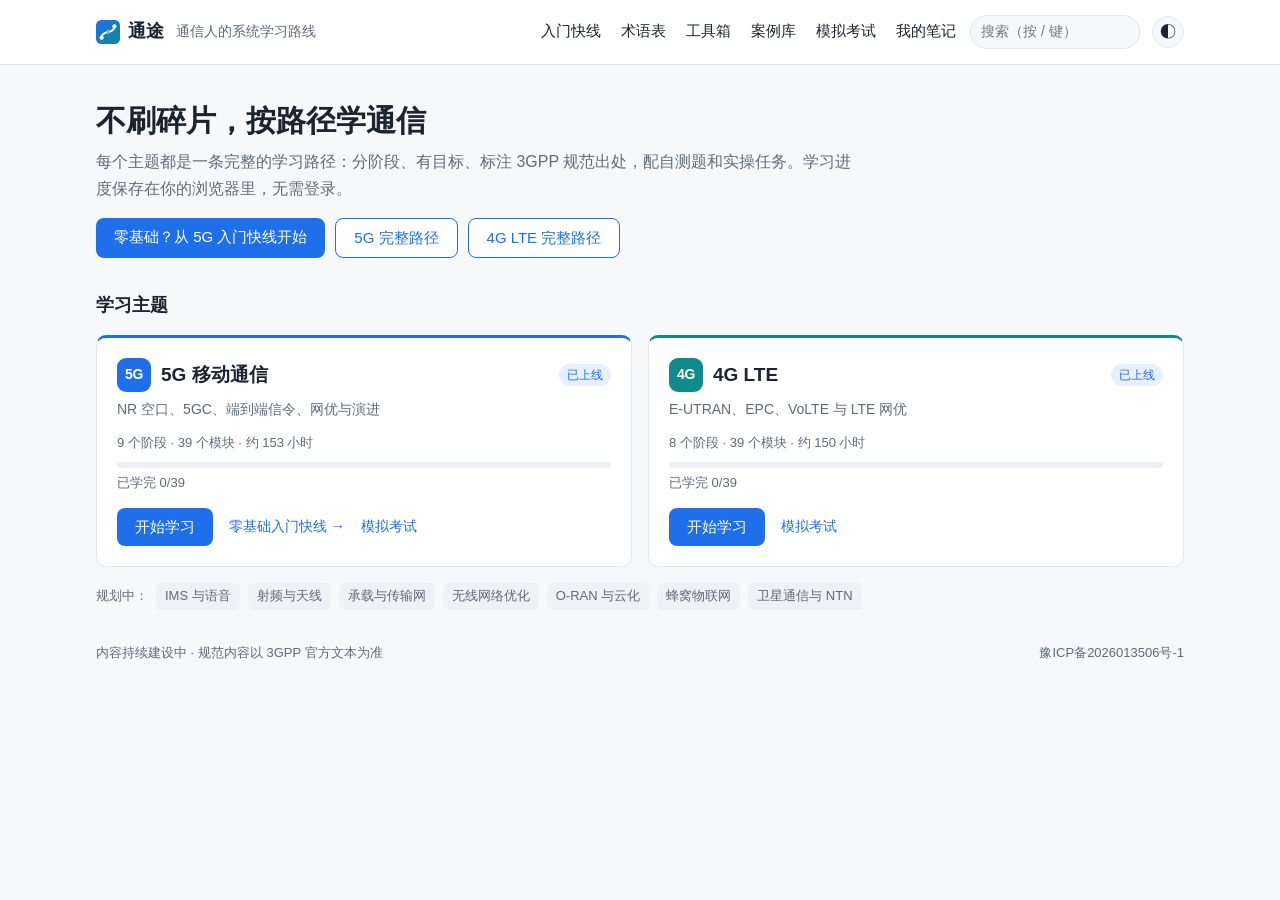
<file: index.html>
<!doctype html>
<html lang="zh-CN">
<head>
  <meta charset="utf-8">
  <meta name="viewport" content="width=device-width, initial-scale=1">
  <title>通途 · 通信人的系统学习路线</title>
  <link rel="canonical" href="https://learn.promptso.top/">
  <meta name="description" content="通途：面向移动通信从业者的系统学习路线，分阶段学习 5G，标注 3GPP 规范出处，配自测题、模拟考试和计算工具">
  <link rel="icon" href="favicon.svg" type="image/svg+xml">
  <link rel="alternate icon" href="favicon.ico">
  <link rel="apple-touch-icon" href="apple-touch-icon.png">
  <script src="assets/theme.js?v=af66ed3b"></script>
  <link rel="stylesheet" href="assets/style.css?v=56981d07">
</head>
<body>
  <header class="site-header">
    <div class="wrap">
      <a class="brand" href="index.html"><img class="brand-logo" src="favicon.svg" alt="" width="24" height="24">通途</a>
      <span class="tagline">通信人的系统学习路线</span>
      <nav class="site-nav"><a href="quickstart.html?t=5g">入门快线</a><a href="glossary.html">术语表</a><a href="tools.html">工具箱</a><a href="cases.html">案例库</a><a href="exam.html">模拟考试</a><a href="notes.html">我的笔记</a></nav>
      <form class="site-search" role="search" action="search.html"><input type="search" name="q" placeholder="搜索（按 / 键）" aria-label="站内搜索"></form>
    </div>
  </header>

  <main class="wrap">
    <section class="hero">
      <h1>不刷碎片，按路径学通信</h1>
      <p>每个主题都是一条完整的学习路径：分阶段、有目标、标注 3GPP 规范出处，配自测题和实操任务。学习进度保存在你的浏览器里，无需登录。</p>
      <div class="hero-actions">
        <a class="btn" href="quickstart.html?t=5g">零基础？从 5G 入门快线开始</a>
        <a class="btn btn-ghost" href="pathway.html?t=5g">5G 完整路径</a>
        <a class="btn btn-ghost" href="pathway.html?t=lte">4G LTE 完整路径</a>
      </div>
    </section>

    <section class="continue-card" id="continue-card" hidden></section>
    <section class="home-stats" id="home-stats" hidden></section>
    <section class="review-today" id="review-today" hidden></section>

    <section>
      <h2 class="section-title">学习主题</h2>
      <div id="topics" class="topic-grid"></div>
      <p id="topics-planned" class="topics-planned"></p>
    </section>
  </main>

  <footer class="site-footer wrap"><span>内容持续建设中 · 规范内容以 3GPP 官方文本为准</span><span class="icp"><a href="https://beian.miit.gov.cn/" target="_blank" rel="noopener">豫ICP备2026013506号-1</a></span></footer>

  <script src="data/topics.js?v=643ba428"></script>
  <script src="data/pathways/5g.js?v=92f9e8de"></script>
  <script src="data/pathways/lte.js?v=4cc7187c"></script>
  <script src="assets/review.js?v=e19c0d16"></script>
  <script src="assets/roadmap.js?v=b951e041"></script>
  <script src="assets/stats.js?v=434df151"></script>
  <script src="assets/app.js?v=2cc26d46"></script>
  <script>App.renderHome();</script>
  <script src="assets/site-search.js?v=014b8ae6"></script>
  <script src="assets/mirror-notice.js?v=f35e89a8"></script>
</body>
</html>
</file>
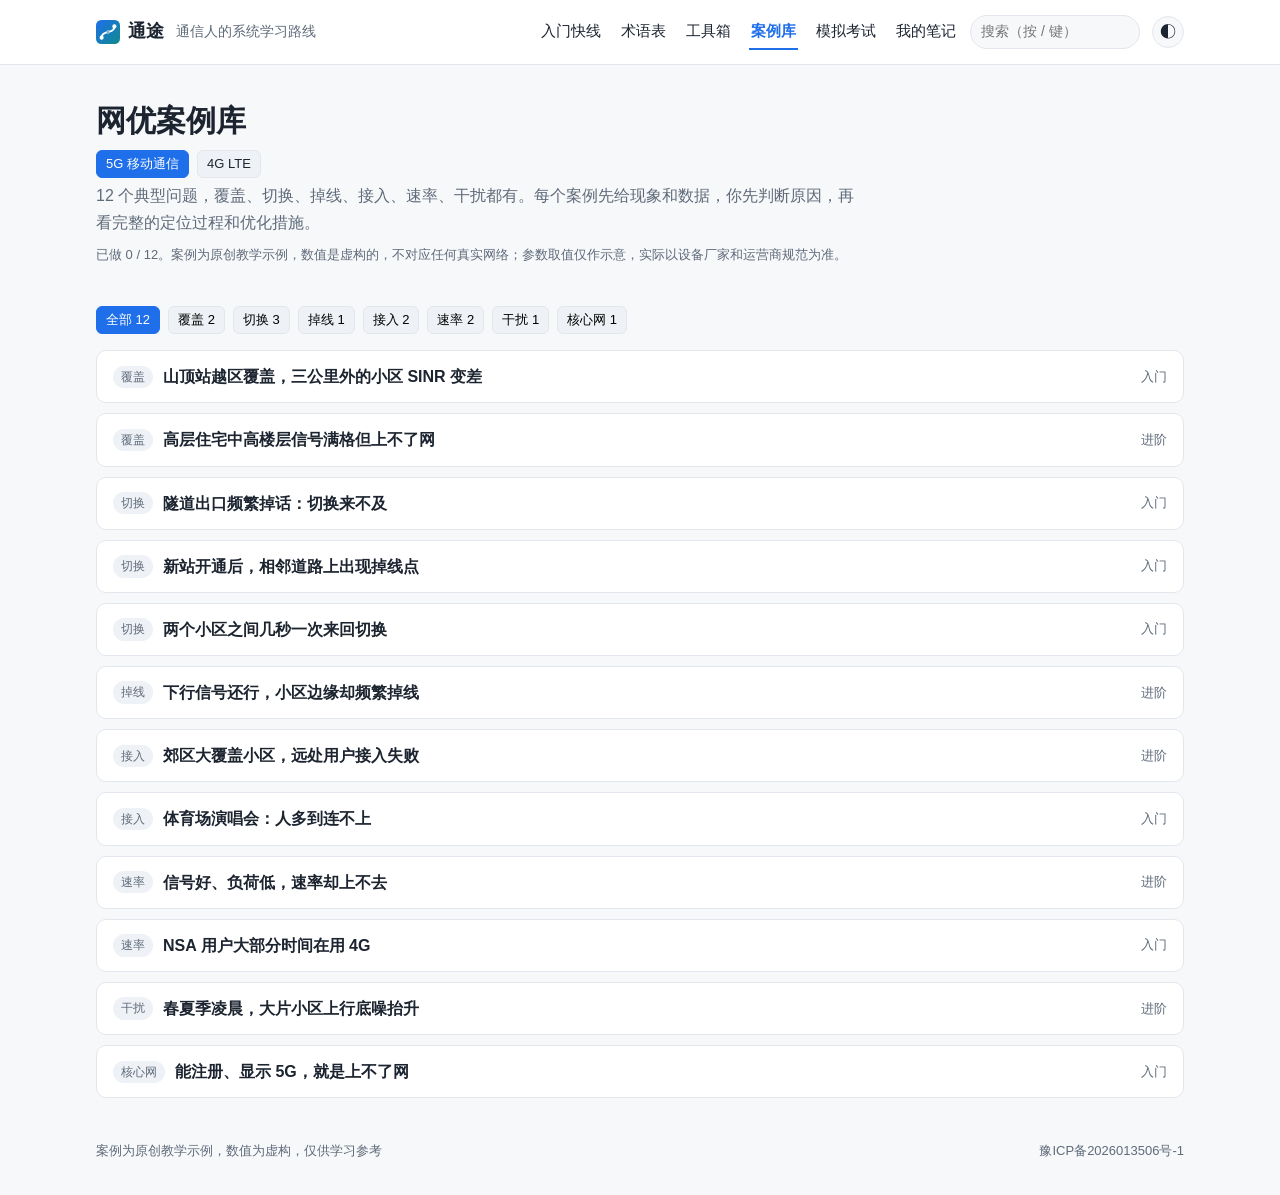
<file: cases.html>
<!doctype html>
<html lang="zh-CN">
<head>
  <meta charset="utf-8">
  <meta name="viewport" content="width=device-width, initial-scale=1">
  <title>网优案例库 · 通途</title>
  <link rel="canonical" href="https://learn.promptso.top/cases.html">
  <meta name="description" content="5G 网络优化典型案例：覆盖、切换、掉线、接入、速率、干扰、核心网问题，先判断原因再看定位过程和优化措施">
  <link rel="icon" href="favicon.svg" type="image/svg+xml">
  <link rel="alternate icon" href="favicon.ico">
  <link rel="apple-touch-icon" href="apple-touch-icon.png">
  <script src="assets/theme.js?v=af66ed3b"></script>
  <link rel="stylesheet" href="assets/style.css?v=56981d07">
</head>
<body>
  <header class="site-header">
    <div class="wrap">
      <a class="brand" href="index.html"><img class="brand-logo" src="favicon.svg" alt="" width="24" height="24">通途</a>
      <span class="tagline">通信人的系统学习路线</span>
      <nav class="site-nav"><a href="quickstart.html?t=5g">入门快线</a><a href="glossary.html">术语表</a><a href="tools.html">工具箱</a><a href="cases.html">案例库</a><a href="exam.html">模拟考试</a><a href="notes.html">我的笔记</a></nav>
      <form class="site-search" role="search" action="search.html"><input type="search" name="q" placeholder="搜索（按 / 键）" aria-label="站内搜索"></form>
    </div>
  </header>

  <main class="wrap" id="cases"></main>

  <footer class="site-footer wrap"><span>案例为原创教学示例，数值为虚构，仅供学习参考</span><span class="icp"><a href="https://beian.miit.gov.cn/" target="_blank" rel="noopener">豫ICP备2026013506号-1</a></span></footer>

  <script src="assets/calc.js?v=b40b6884"></script>
  <script src="data/cases/5g.js?v=9797ccb3"></script>
  <script src="data/cases/lte.js?v=f2c2b466"></script>
  <script src="data/topics.js?v=643ba428"></script>
  <script src="assets/topic-switch.js?v=ef28953a"></script>
  <script src="assets/cases.js?v=f4af9edc"></script>
  <script>CaseLib.renderPage("5g");</script>
  <script src="assets/site-search.js?v=014b8ae6"></script>
  <script src="assets/mirror-notice.js?v=f35e89a8"></script>
</body>
</html>
</file>
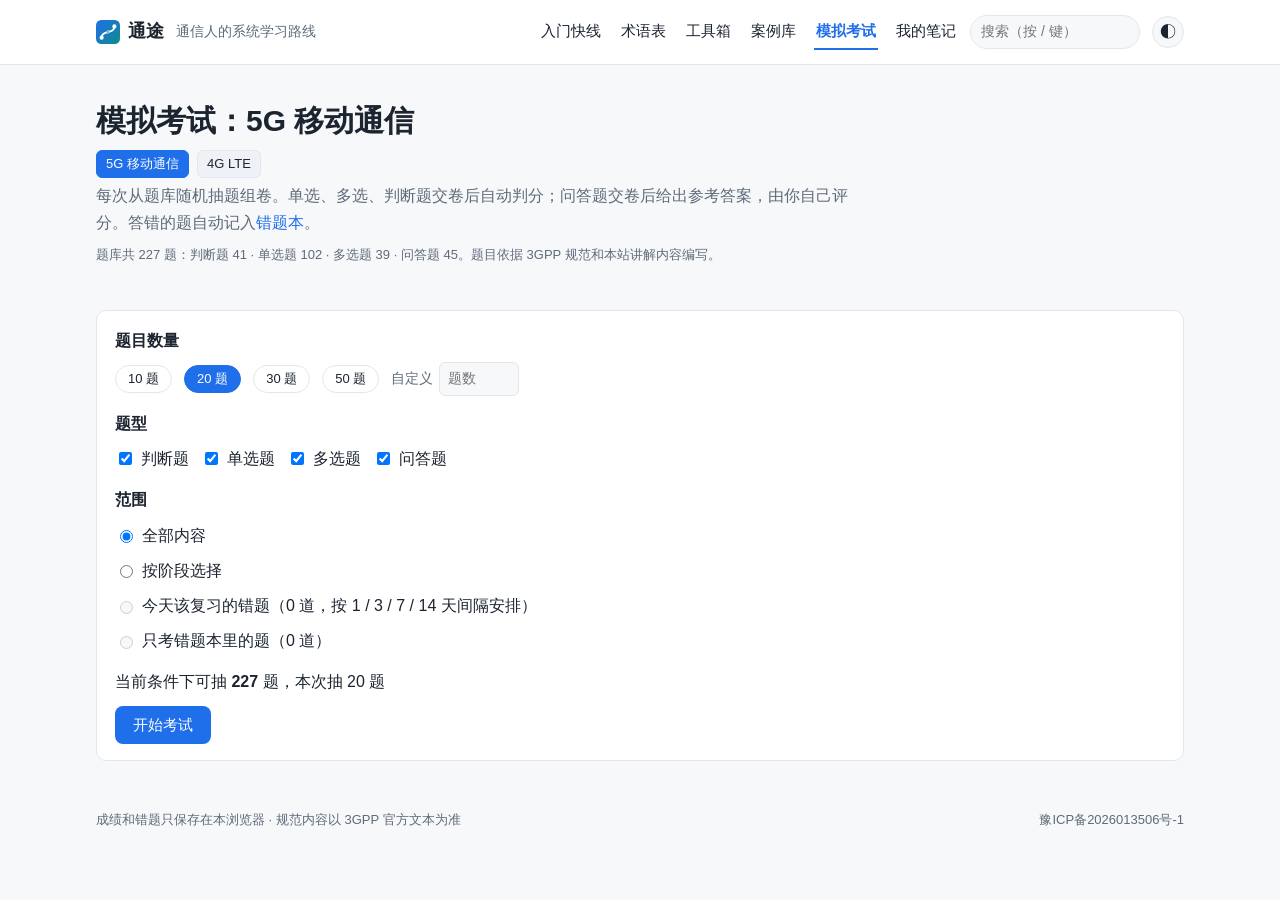
<file: exam.html>
<!doctype html>
<html lang="zh-CN">
<head>
  <meta charset="utf-8">
  <meta name="viewport" content="width=device-width, initial-scale=1">
  <title>模拟考试 · 通途</title>
  <link rel="canonical" href="https://learn.promptso.top/exam.html">
  <meta name="description" content="5G 模拟考试：随机抽题，单选、多选、判断、问答，答错自动进错题本">
  <link rel="icon" href="favicon.svg" type="image/svg+xml">
  <link rel="alternate icon" href="favicon.ico">
  <link rel="apple-touch-icon" href="apple-touch-icon.png">
  <script src="assets/theme.js?v=af66ed3b"></script>
  <link rel="stylesheet" href="assets/style.css?v=56981d07">
</head>
<body>
  <header class="site-header">
    <div class="wrap">
      <a class="brand" href="index.html"><img class="brand-logo" src="favicon.svg" alt="" width="24" height="24">通途</a>
      <span class="tagline">通信人的系统学习路线</span>
      <nav class="site-nav"><a href="quickstart.html?t=5g">入门快线</a><a href="glossary.html">术语表</a><a href="tools.html">工具箱</a><a href="cases.html">案例库</a><a href="exam.html">模拟考试</a><a href="notes.html">我的笔记</a></nav>
      <form class="site-search" role="search" action="search.html"><input type="search" name="q" placeholder="搜索（按 / 键）" aria-label="站内搜索"></form>
    </div>
  </header>

  <main class="wrap" id="exam"></main>

  <footer class="site-footer wrap"><span>成绩和错题只保存在本浏览器 · 规范内容以 3GPP 官方文本为准</span><span class="icp"><a href="https://beian.miit.gov.cn/" target="_blank" rel="noopener">豫ICP备2026013506号-1</a></span></footer>

  <script src="data/pathways/5g.js?v=92f9e8de"></script>
  <script src="data/pathways/lte.js?v=4cc7187c"></script>
  <script src="data/quickstart/5g.js?v=1e250158"></script>
  <script src="data/exam/5g.js?v=a188433f"></script>
  <script src="data/exam/lte.js?v=781950e4"></script>
  <script src="data/topics.js?v=643ba428"></script>
  <script src="assets/topic-switch.js?v=ef28953a"></script>
  <script src="assets/review.js?v=e19c0d16"></script>
  <script src="assets/exam.js?v=8c0e91e8"></script>
  <script src="assets/exam-page.js?v=f9249329"></script>
  <script>ExamPage.render();</script>
  <script src="assets/site-search.js?v=014b8ae6"></script>
  <script src="assets/mirror-notice.js?v=f35e89a8"></script>
</body>
</html>
</file>
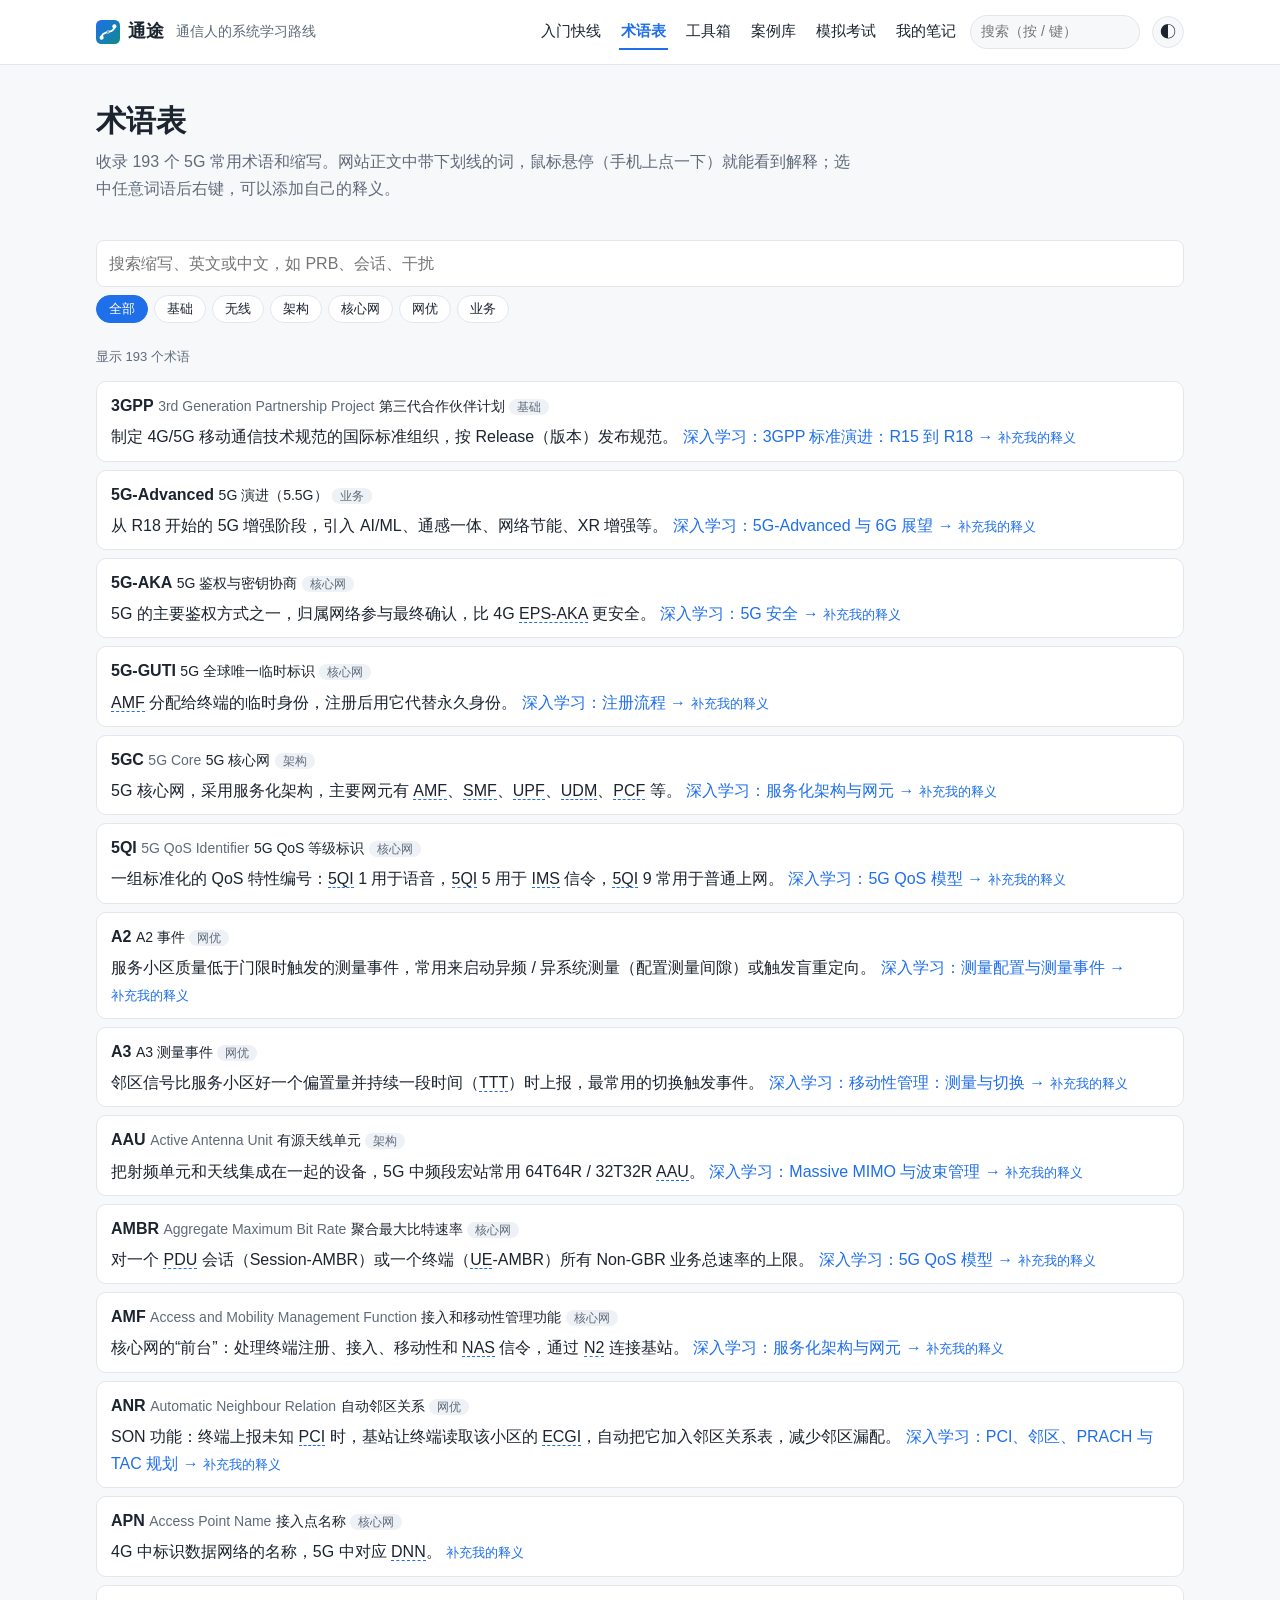
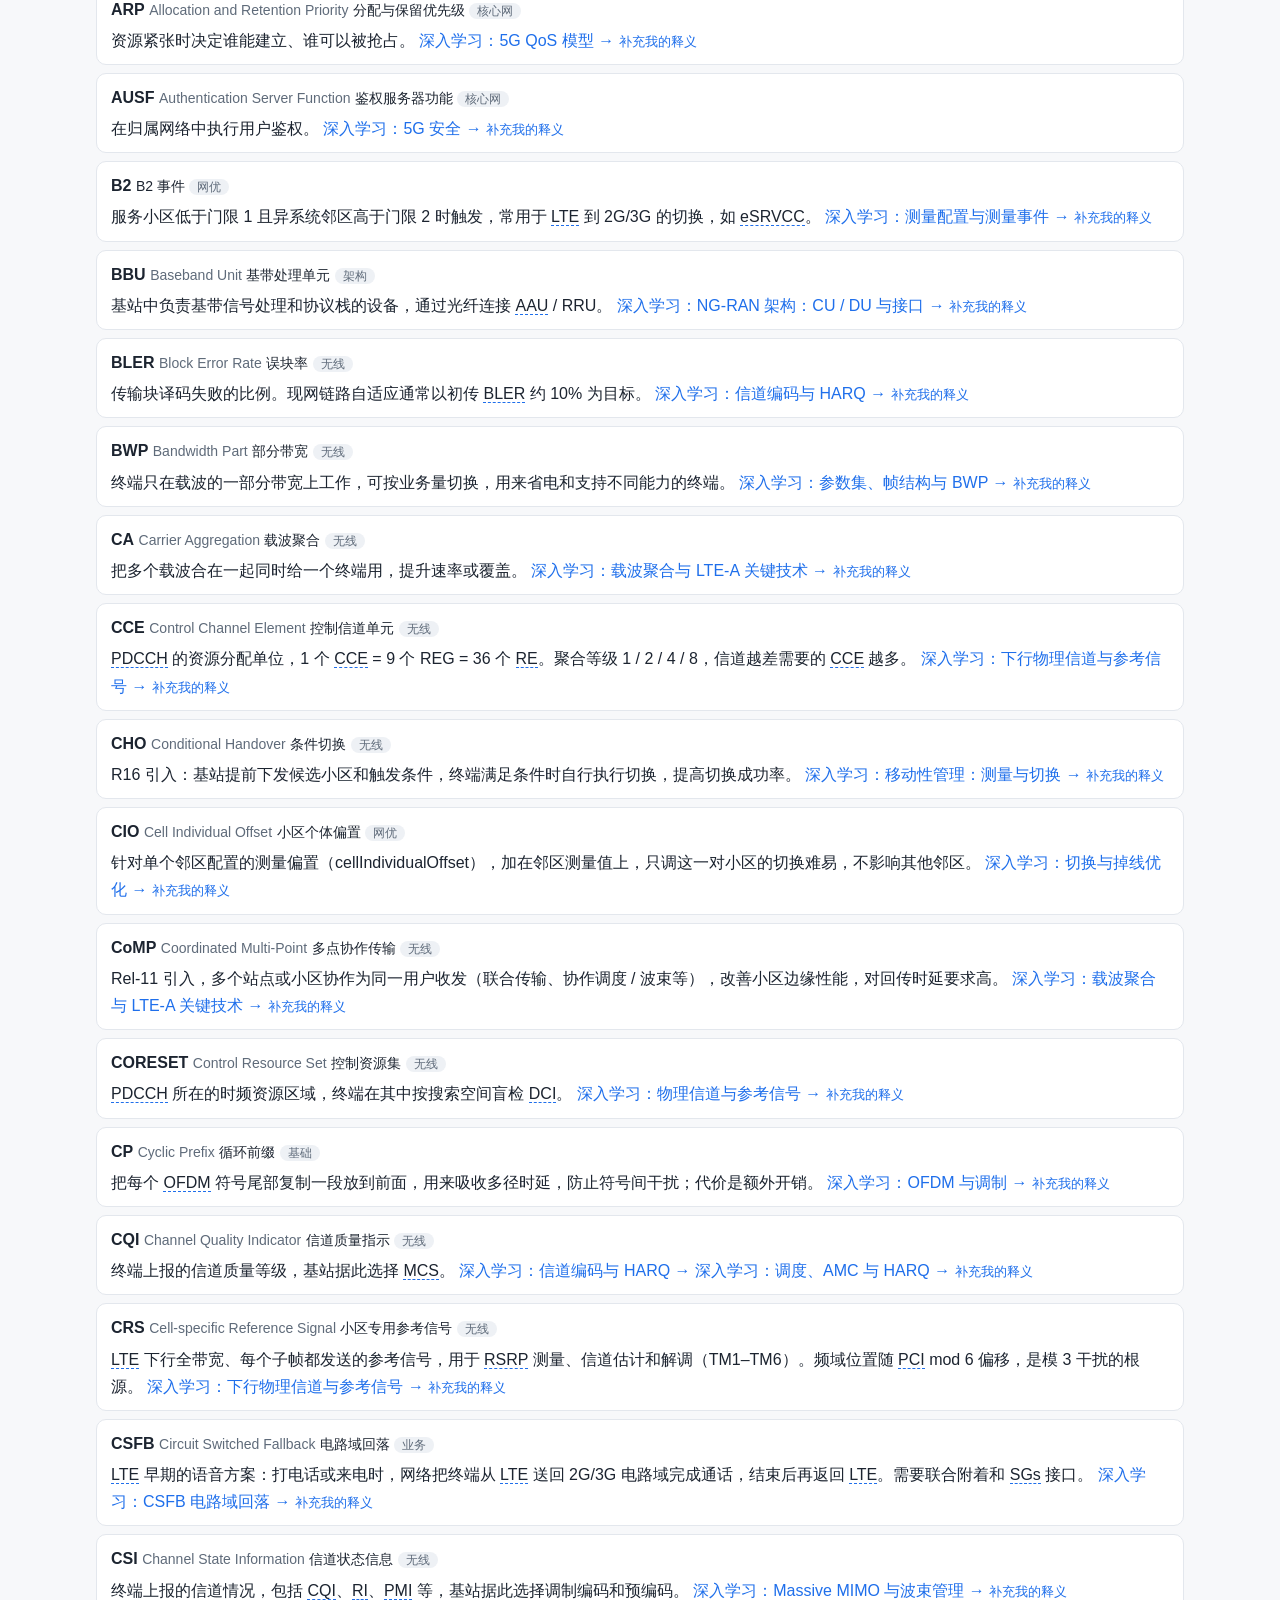
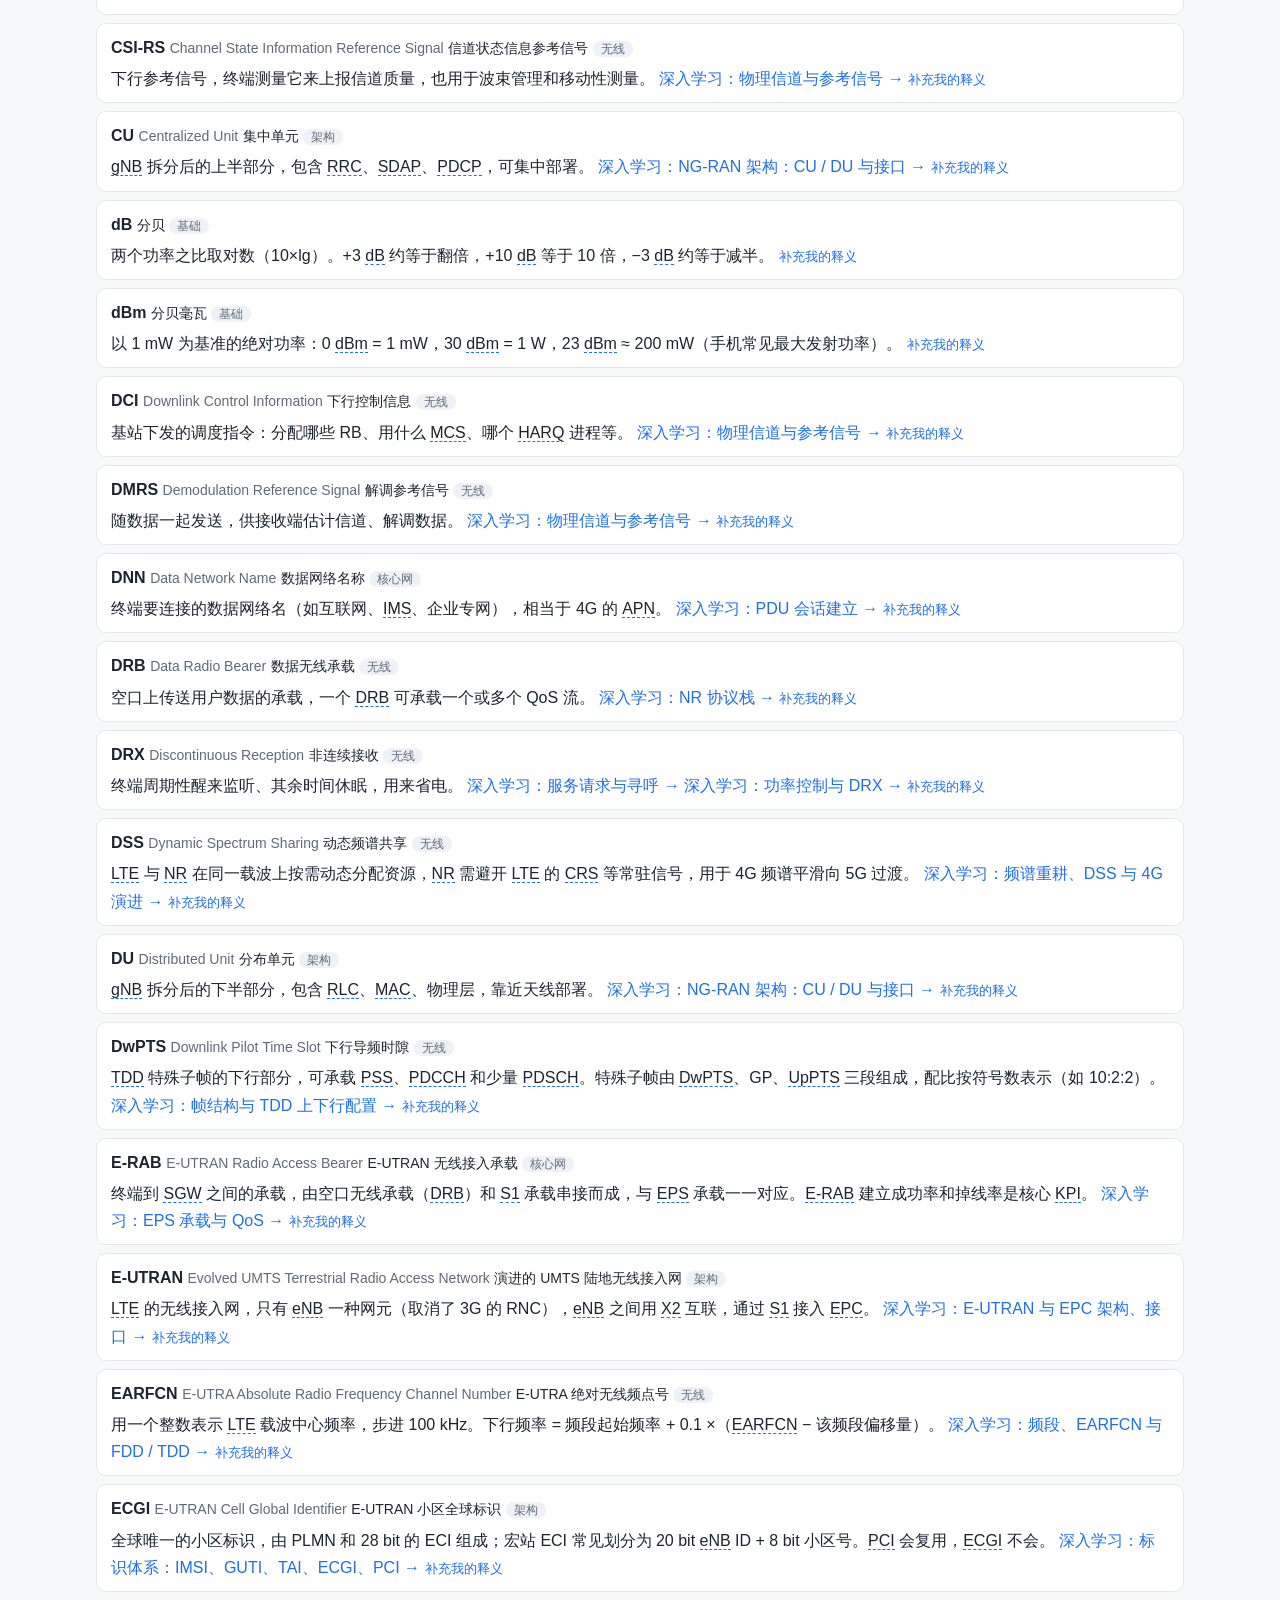
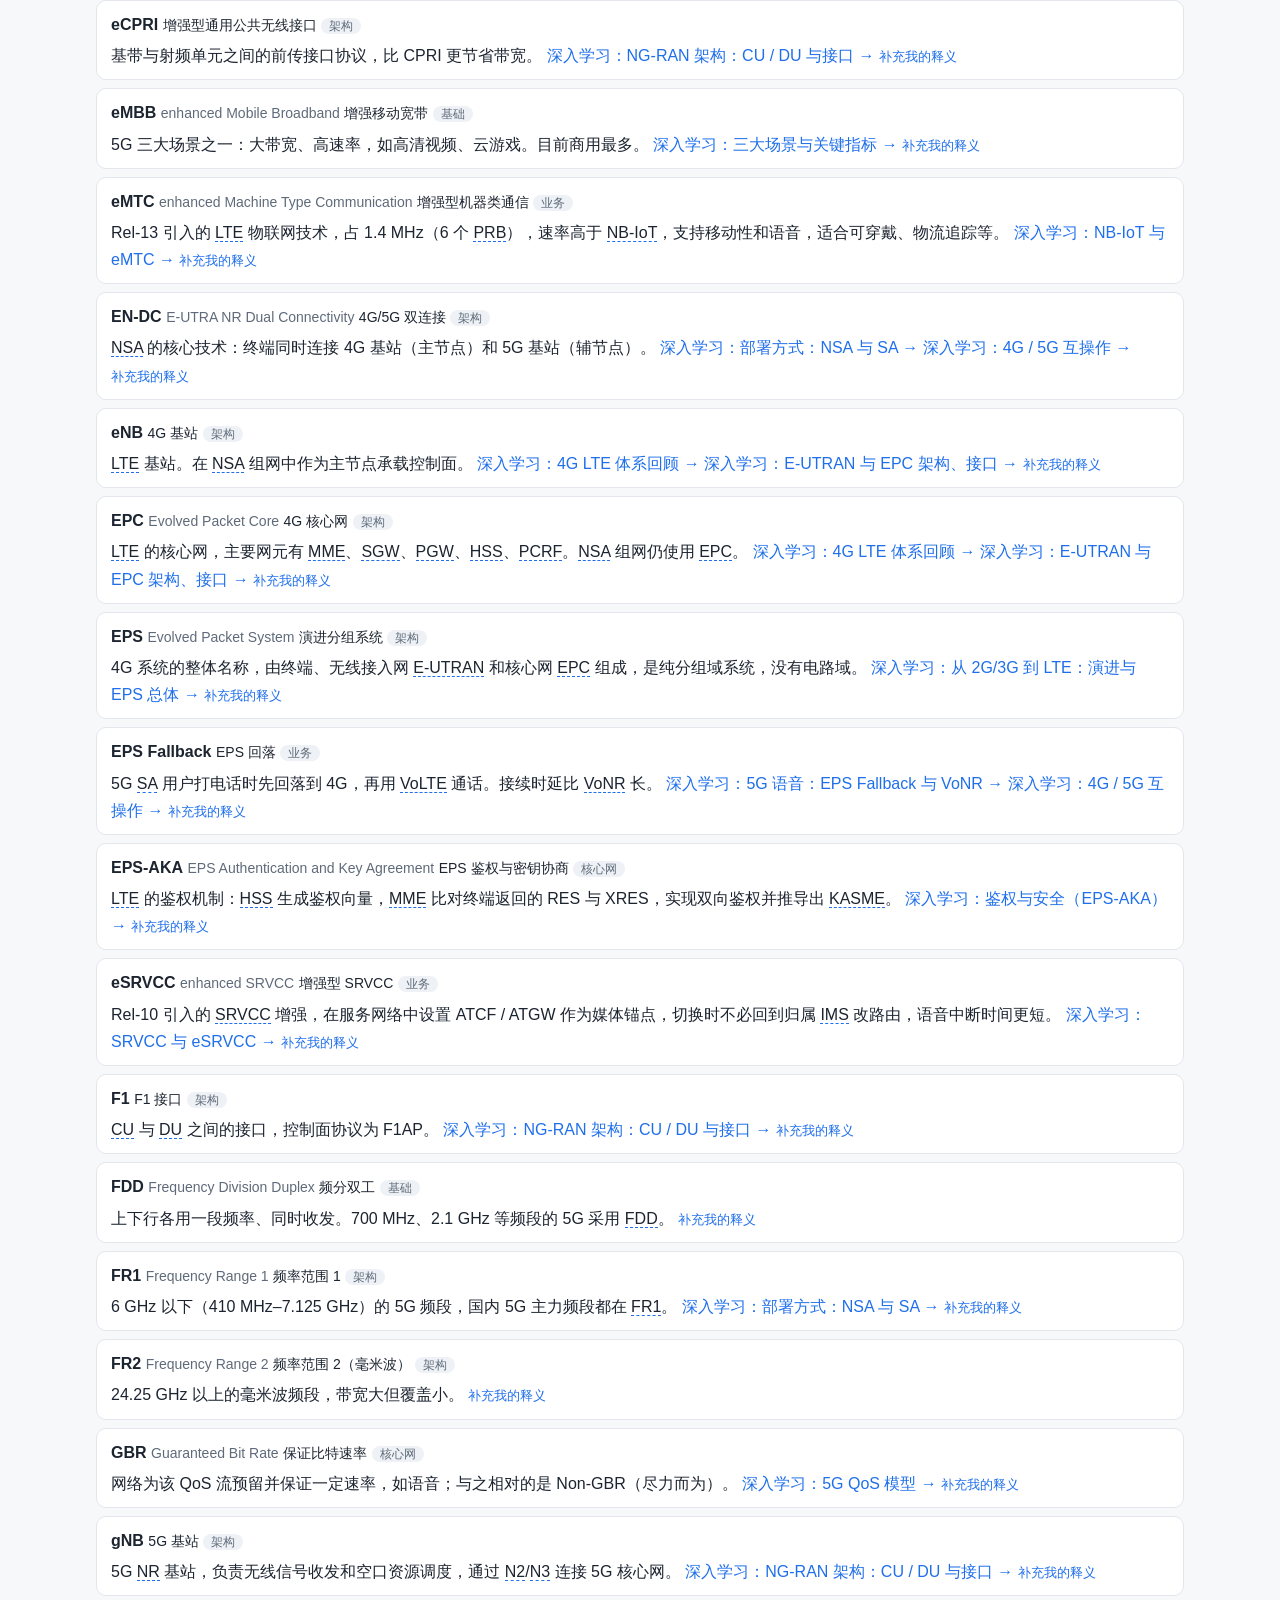
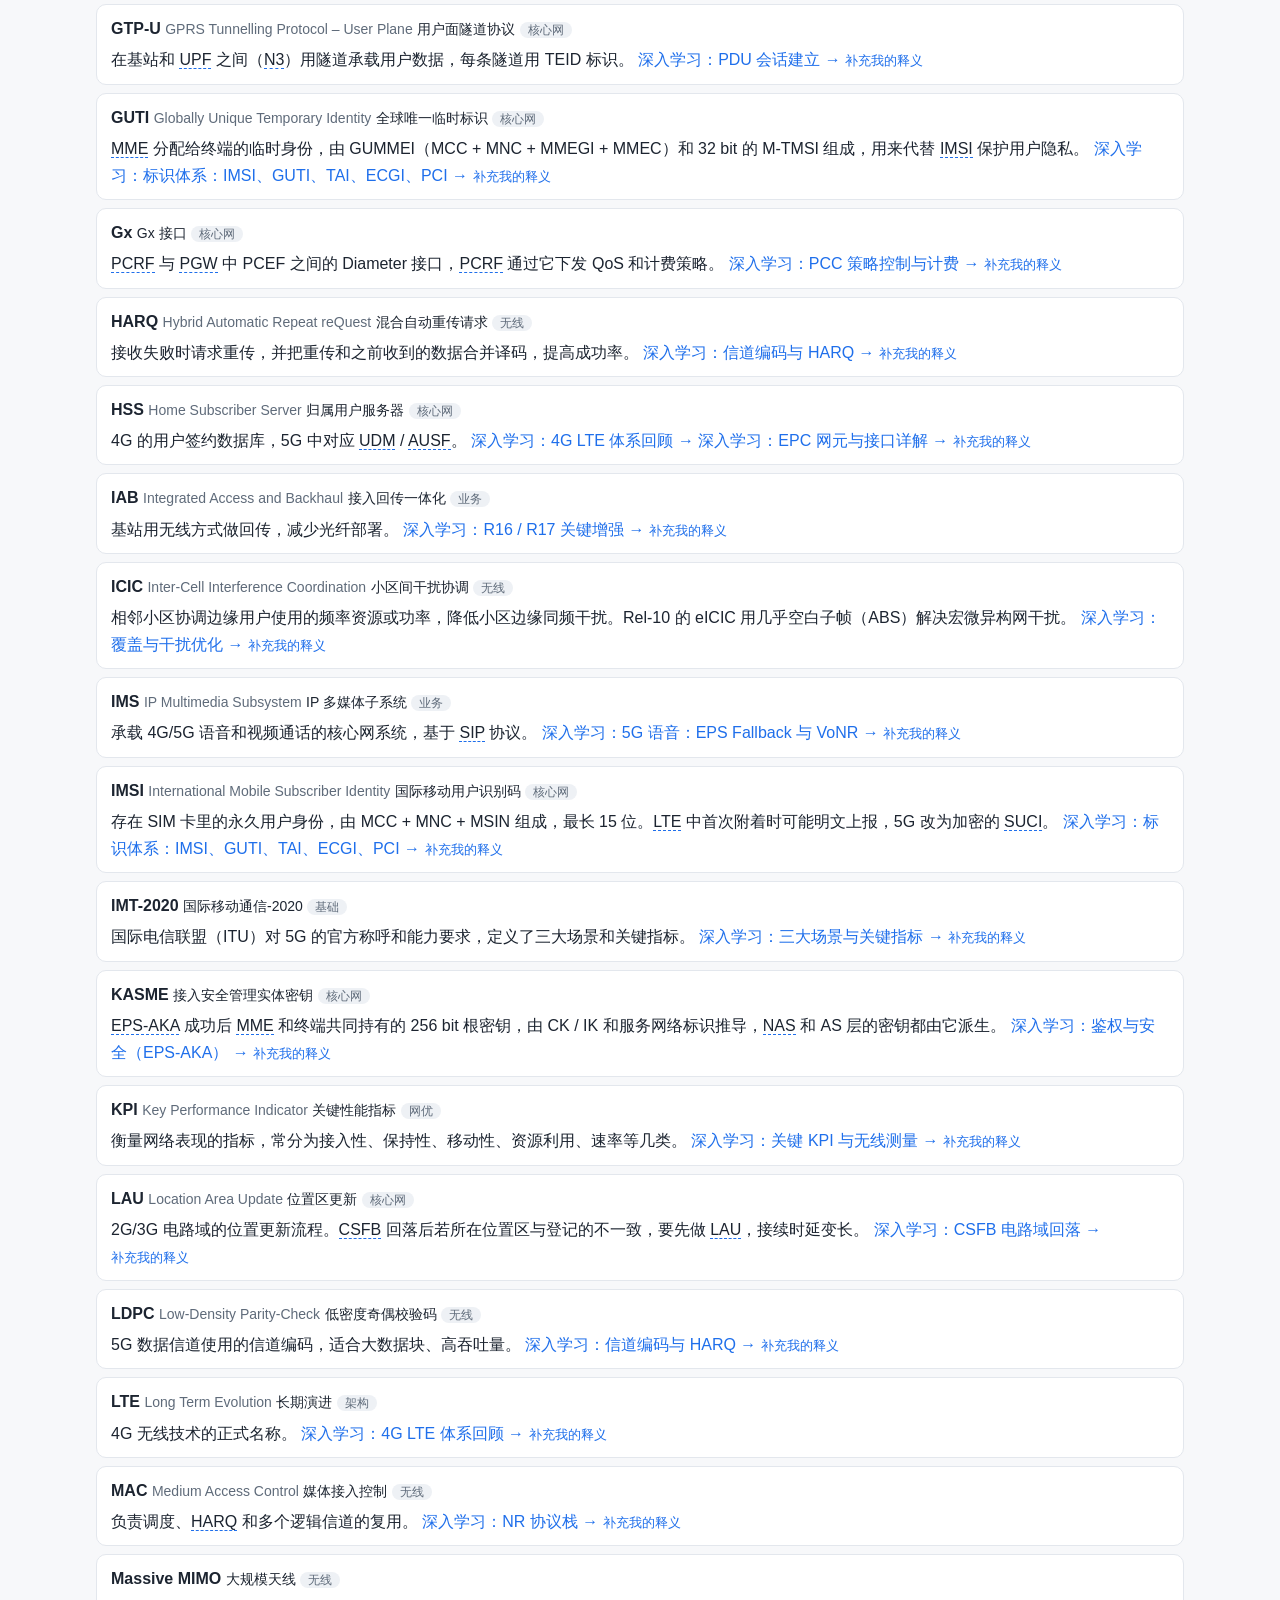
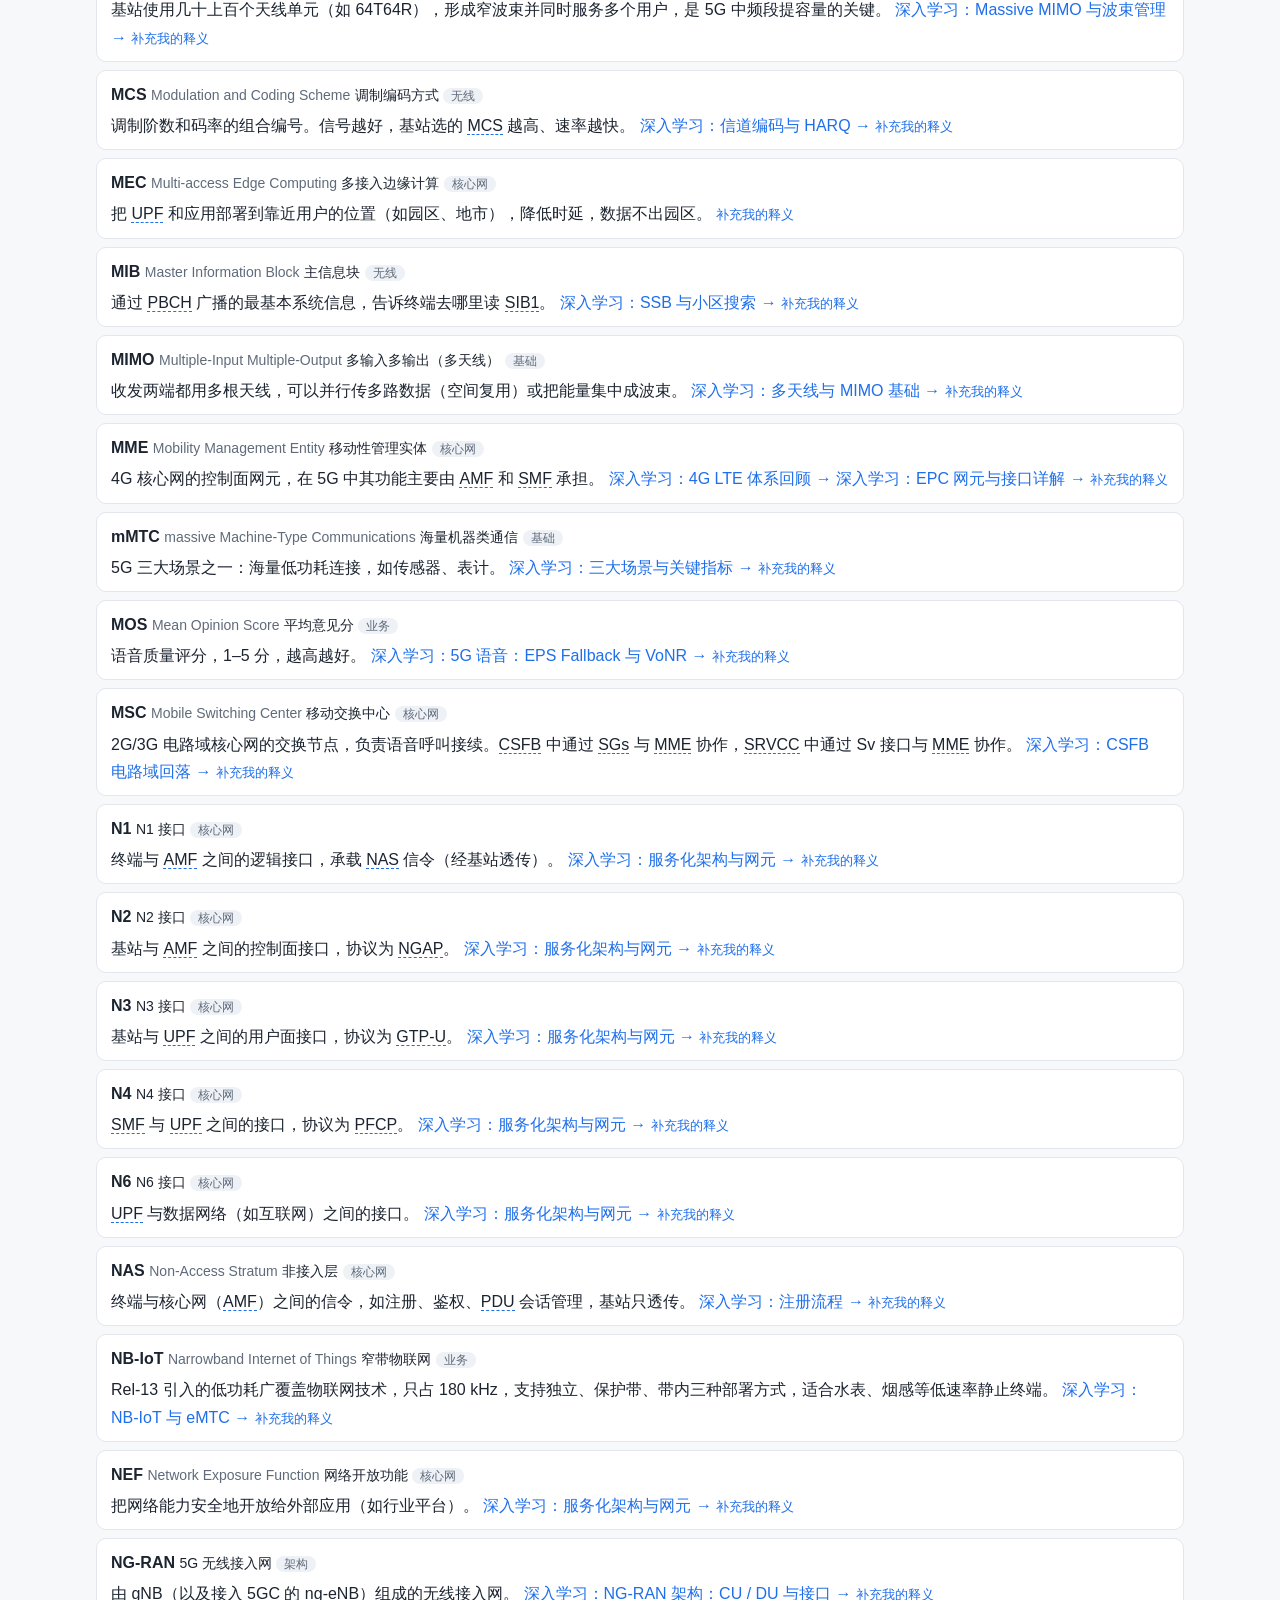
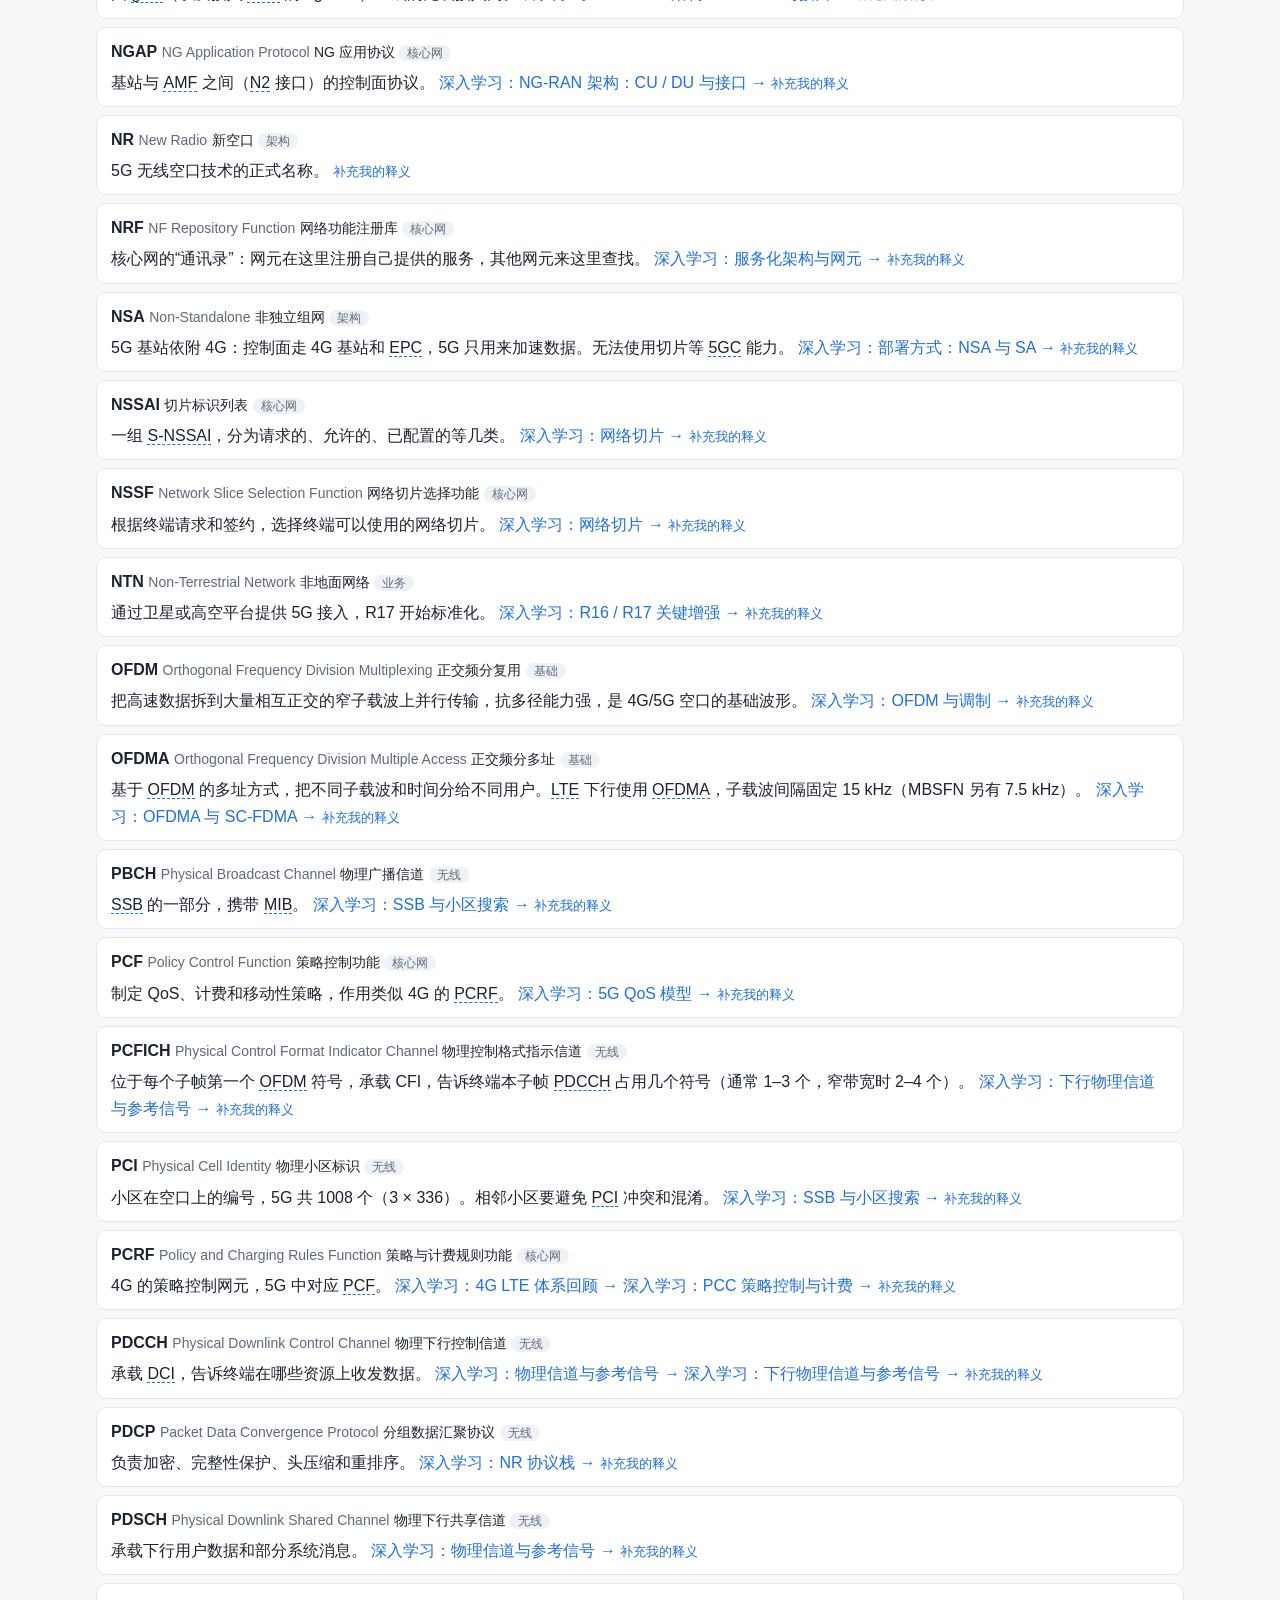
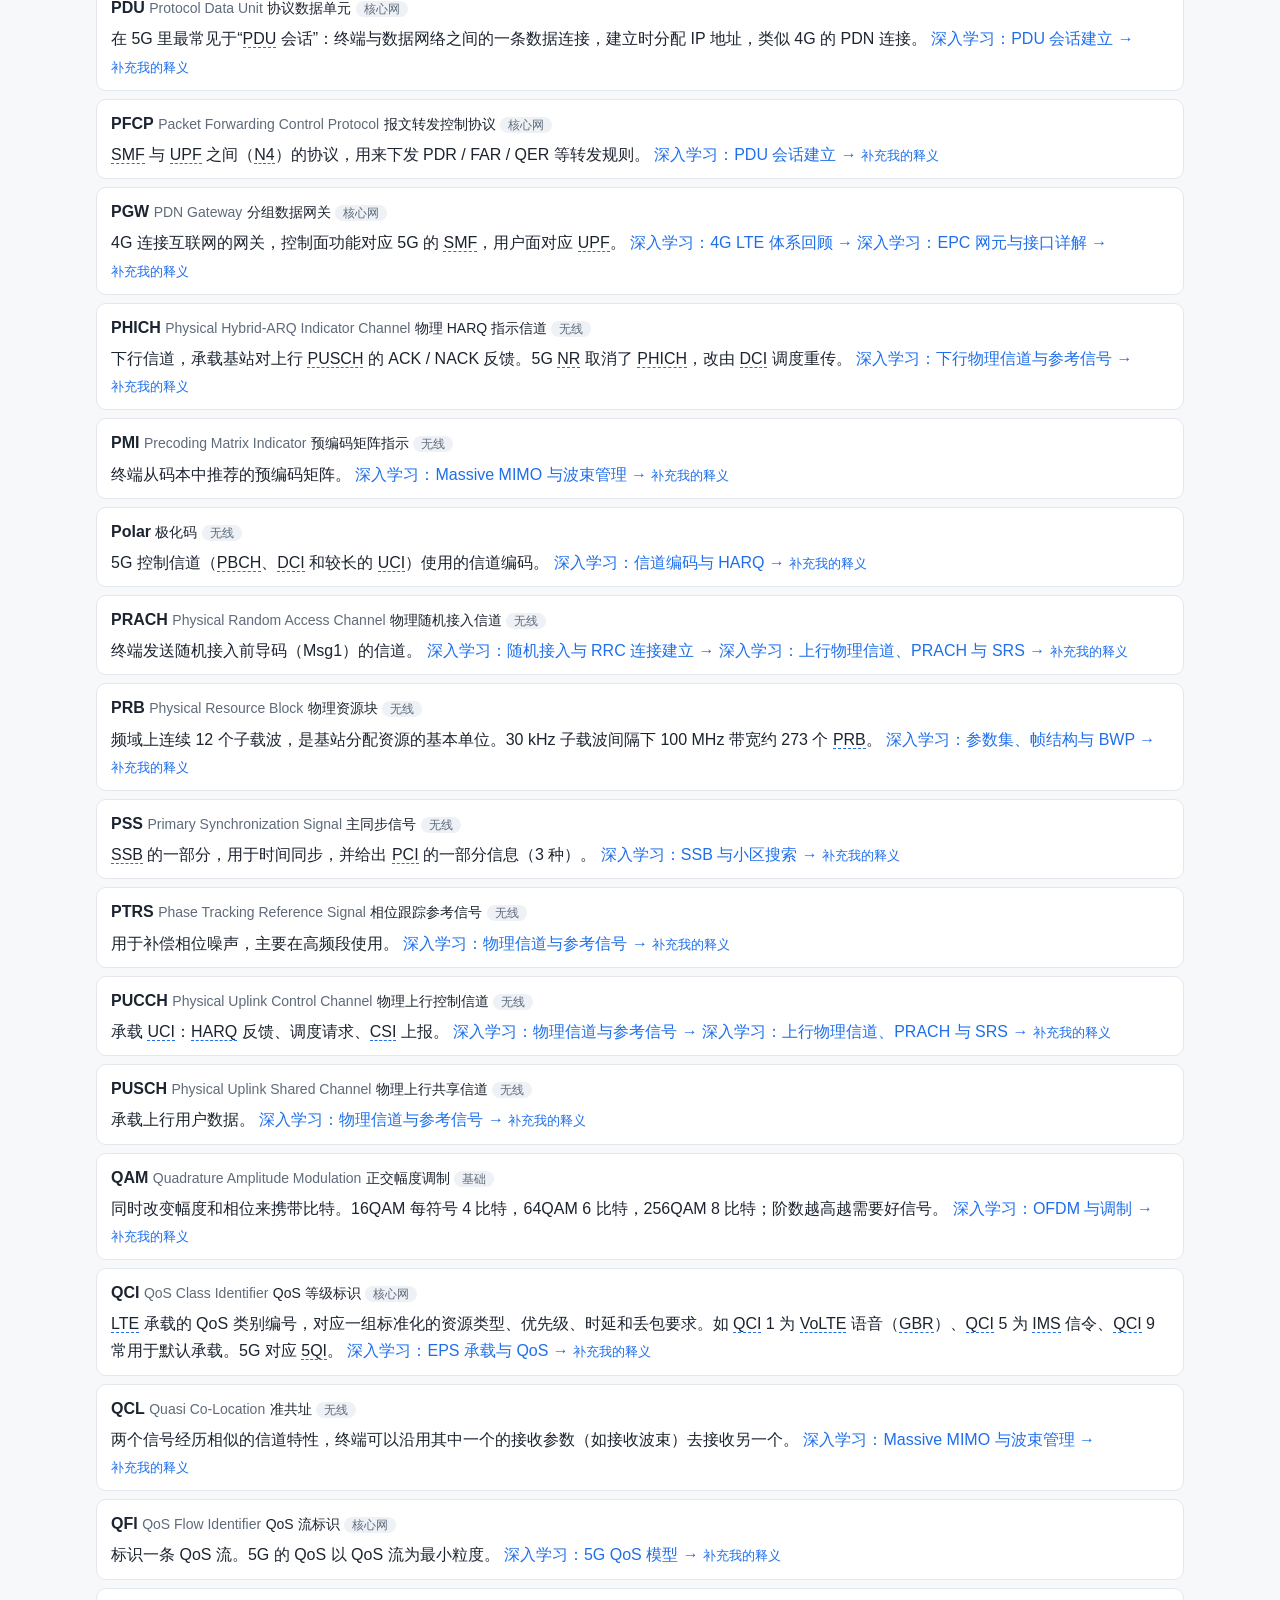
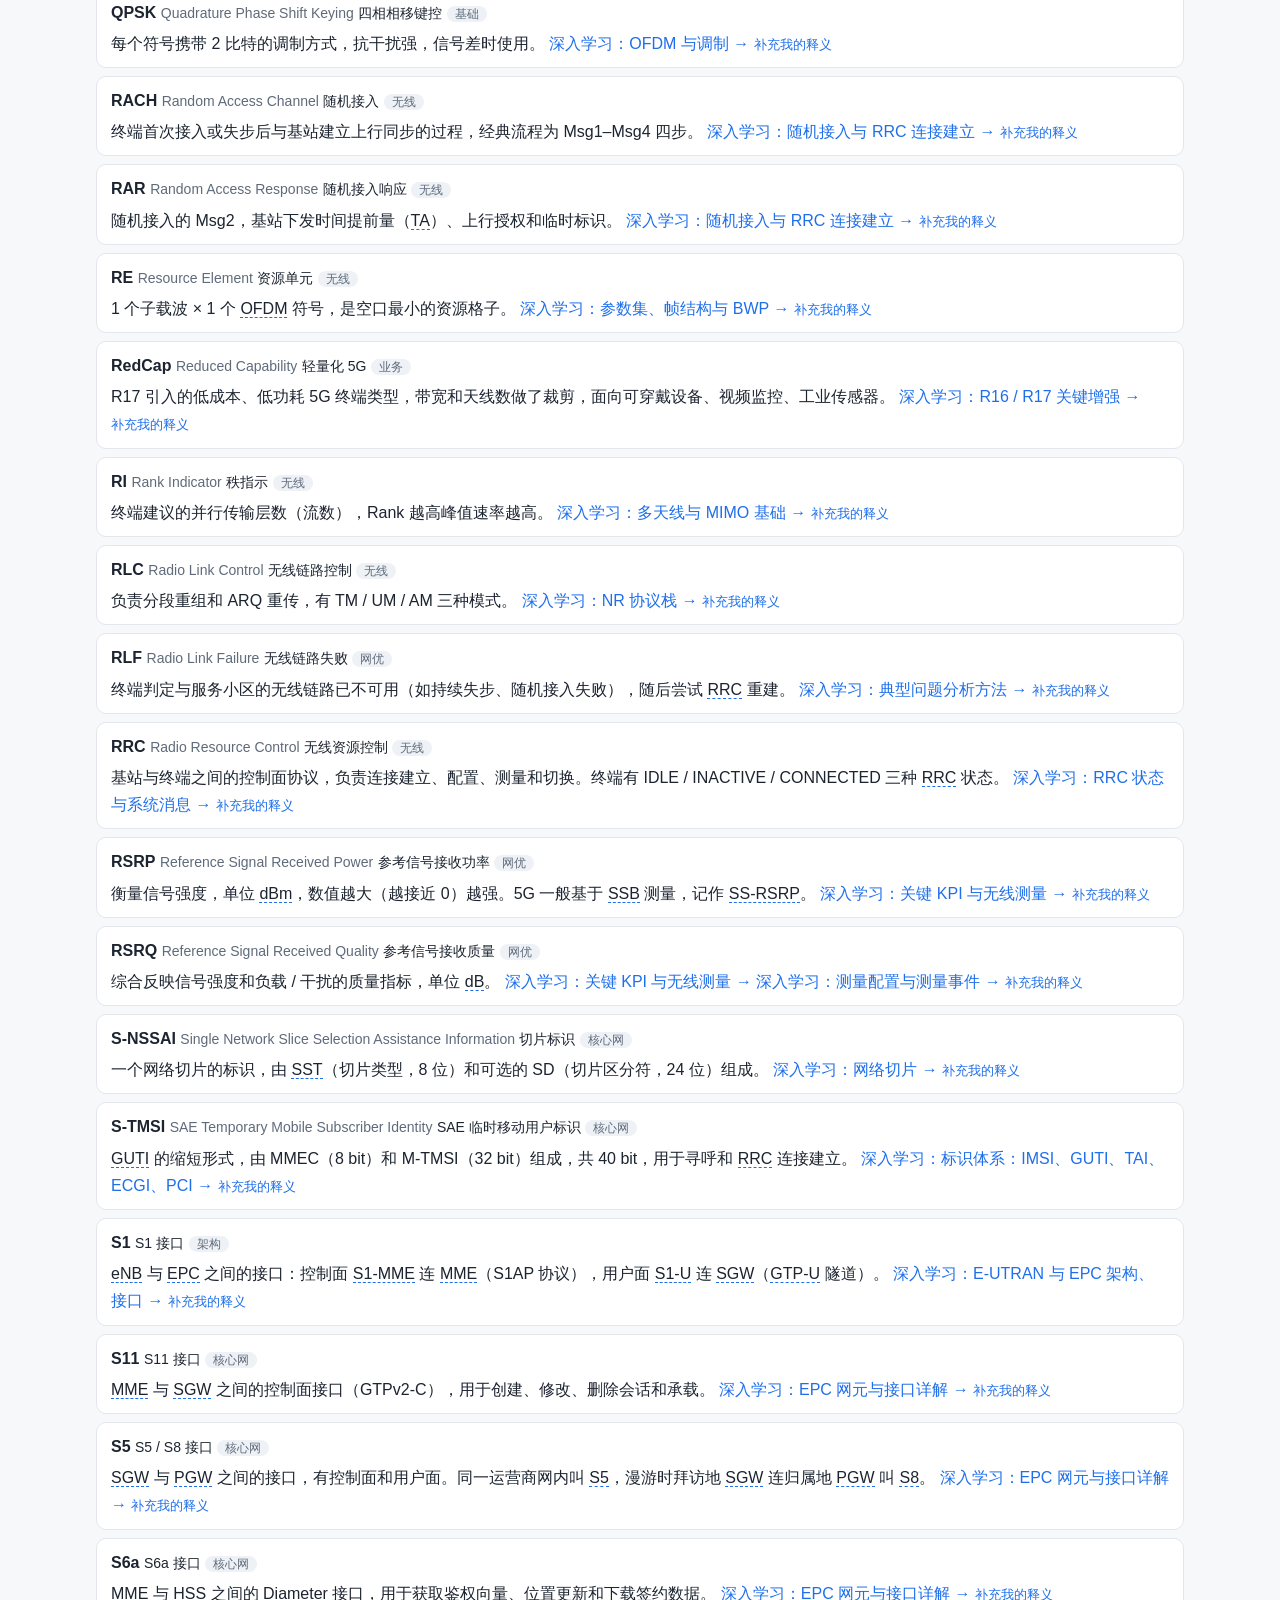
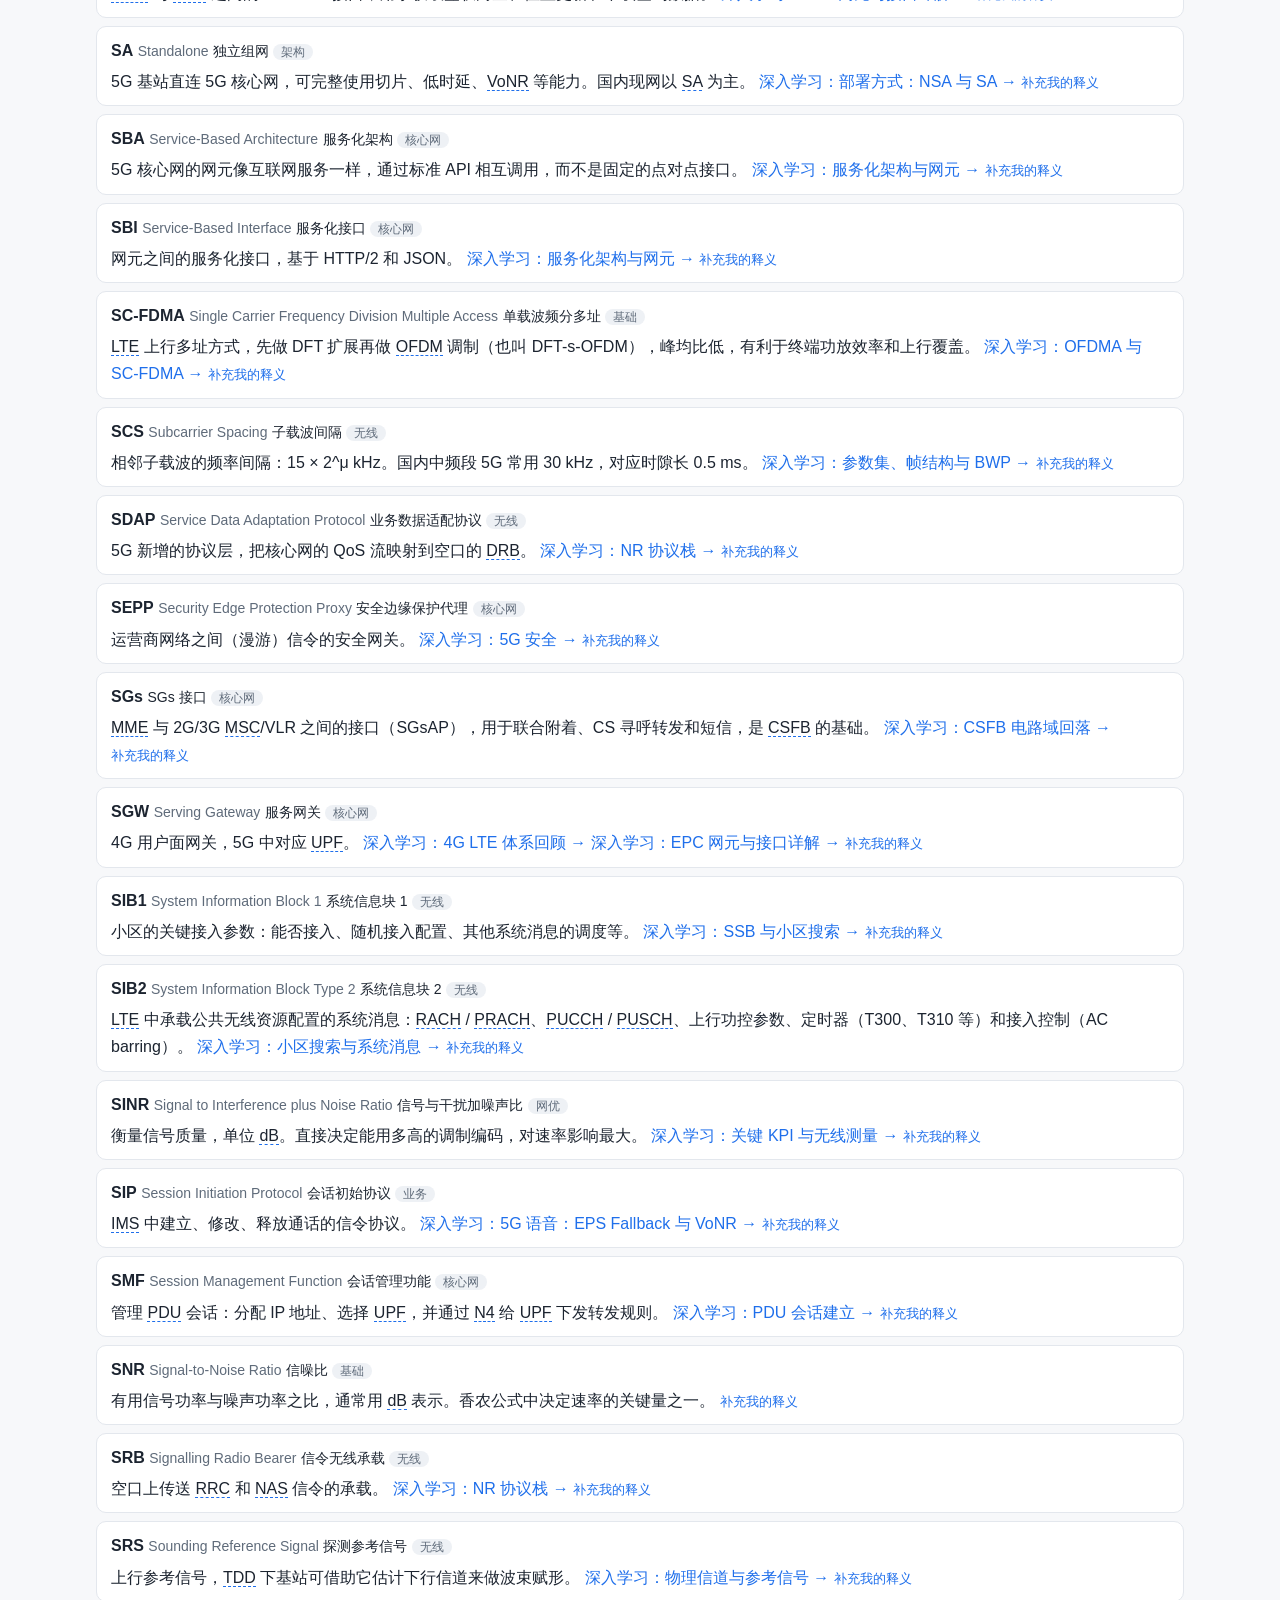
<file: glossary.html>
<!doctype html>
<html lang="zh-CN">
<head>
  <meta charset="utf-8">
  <meta name="viewport" content="width=device-width, initial-scale=1">
  <title>术语表 · 通途</title>
  <link rel="canonical" href="https://learn.promptso.top/glossary.html">
  <link rel="icon" href="favicon.svg" type="image/svg+xml">
  <link rel="alternate icon" href="favicon.ico">
  <link rel="apple-touch-icon" href="apple-touch-icon.png">
  <script src="assets/theme.js?v=af66ed3b"></script>
  <link rel="stylesheet" href="assets/style.css?v=56981d07">
</head>
<body>
  <header class="site-header">
    <div class="wrap">
      <a class="brand" href="index.html"><img class="brand-logo" src="favicon.svg" alt="" width="24" height="24">通途</a>
      <span class="tagline">通信人的系统学习路线</span>
      <nav class="site-nav"><a href="quickstart.html?t=5g">入门快线</a><a href="glossary.html">术语表</a><a href="tools.html">工具箱</a><a href="cases.html">案例库</a><a href="exam.html">模拟考试</a><a href="notes.html">我的笔记</a></nav>
      <form class="site-search" role="search" action="search.html"><input type="search" name="q" placeholder="搜索（按 / 键）" aria-label="站内搜索"></form>
    </div>
  </header>

  <main class="wrap" id="glossary"></main>

  <footer class="site-footer wrap"><span>释义力求简明，精确定义以 3GPP 规范为准</span><span class="icp"><a href="https://beian.miit.gov.cn/" target="_blank" rel="noopener">豫ICP备2026013506号-1</a></span></footer>

  <script src="data/pathways/5g.js?v=92f9e8de"></script>
  <script src="data/pathways/lte.js?v=4cc7187c"></script>
  <script src="data/glossary.js?v=b84252a6"></script>
  <script src="assets/store.js?v=7958c1b4"></script>
  <script src="assets/glossary.js?v=00ff568a"></script>
  <script src="assets/notes.js?v=2eb7bcbd"></script>
  <script>Glossary.renderPage();</script>
  <script src="assets/site-search.js?v=014b8ae6"></script>
  <script src="assets/mirror-notice.js?v=f35e89a8"></script>
</body>
</html>
</file>
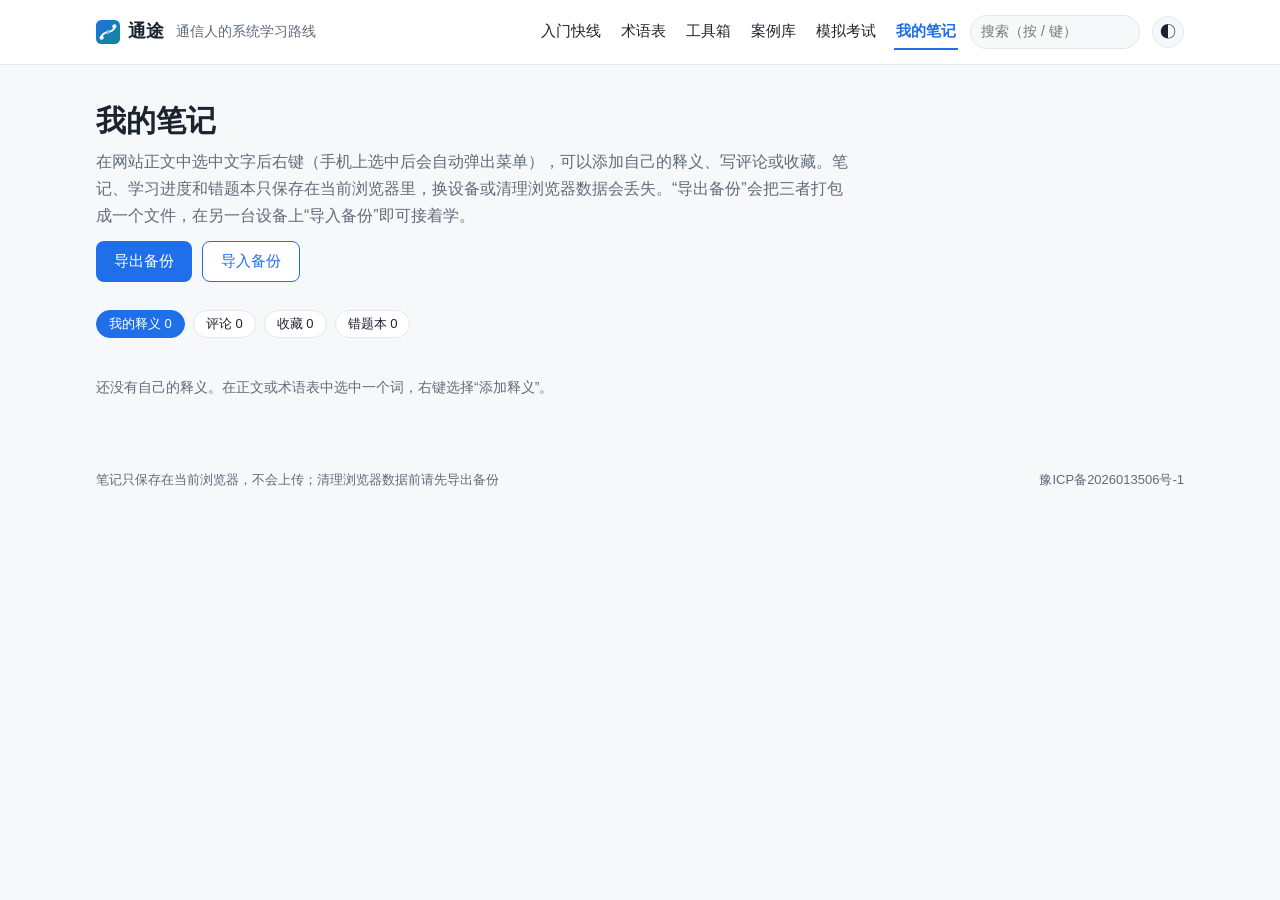
<file: notes.html>
<!doctype html>
<html lang="zh-CN">
<head>
  <meta charset="utf-8">
  <meta name="viewport" content="width=device-width, initial-scale=1">
  <title>我的笔记 · 通途</title>
  <link rel="canonical" href="https://learn.promptso.top/notes.html">
  <link rel="icon" href="favicon.svg" type="image/svg+xml">
  <link rel="alternate icon" href="favicon.ico">
  <link rel="apple-touch-icon" href="apple-touch-icon.png">
  <script src="assets/theme.js?v=af66ed3b"></script>
  <link rel="stylesheet" href="assets/style.css?v=56981d07">
</head>
<body>
  <header class="site-header">
    <div class="wrap">
      <a class="brand" href="index.html"><img class="brand-logo" src="favicon.svg" alt="" width="24" height="24">通途</a>
      <span class="tagline">通信人的系统学习路线</span>
      <nav class="site-nav"><a href="quickstart.html?t=5g">入门快线</a><a href="glossary.html">术语表</a><a href="tools.html">工具箱</a><a href="cases.html">案例库</a><a href="exam.html">模拟考试</a><a href="notes.html">我的笔记</a></nav>
      <form class="site-search" role="search" action="search.html"><input type="search" name="q" placeholder="搜索（按 / 键）" aria-label="站内搜索"></form>
    </div>
  </header>

  <main class="wrap" id="notes"></main>

  <footer class="site-footer wrap"><span>笔记只保存在当前浏览器，不会上传；清理浏览器数据前请先导出备份</span><span class="icp"><a href="https://beian.miit.gov.cn/" target="_blank" rel="noopener">豫ICP备2026013506号-1</a></span></footer>

  <script src="data/pathways/5g.js?v=92f9e8de"></script>
  <script src="data/pathways/lte.js?v=4cc7187c"></script>
  <script src="data/glossary.js?v=b84252a6"></script>
  <script src="assets/review.js?v=e19c0d16"></script>
  <script src="assets/roadmap.js?v=b951e041"></script>
  <script src="assets/backup.js?v=018f20a8"></script>
  <script src="assets/store.js?v=7958c1b4"></script>
  <script src="assets/glossary.js?v=00ff568a"></script>
  <script src="assets/notes.js?v=2eb7bcbd"></script>
  <script src="assets/notes-page.js?v=5928b7ca"></script>
  <script>NotesPage.render();</script>
  <script src="assets/site-search.js?v=014b8ae6"></script>
  <script src="assets/mirror-notice.js?v=f35e89a8"></script>
</body>
</html>
</file>
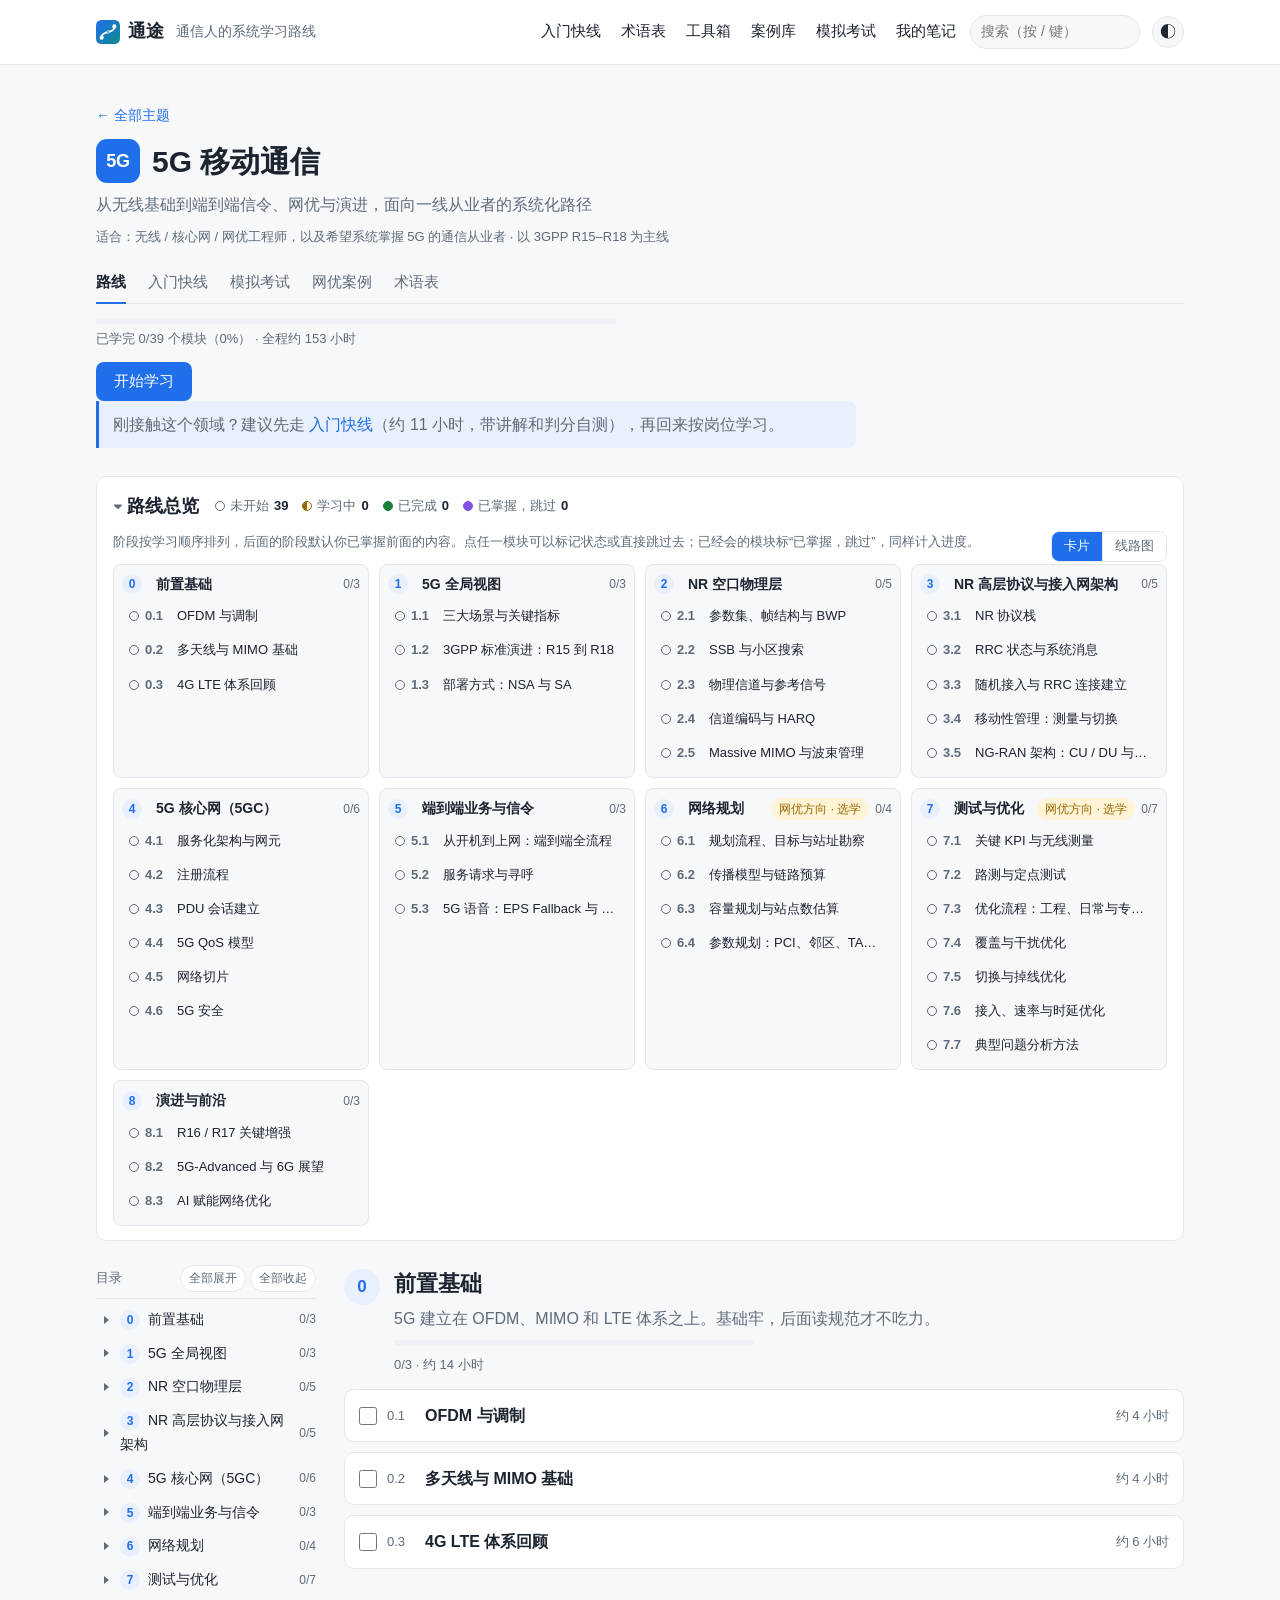
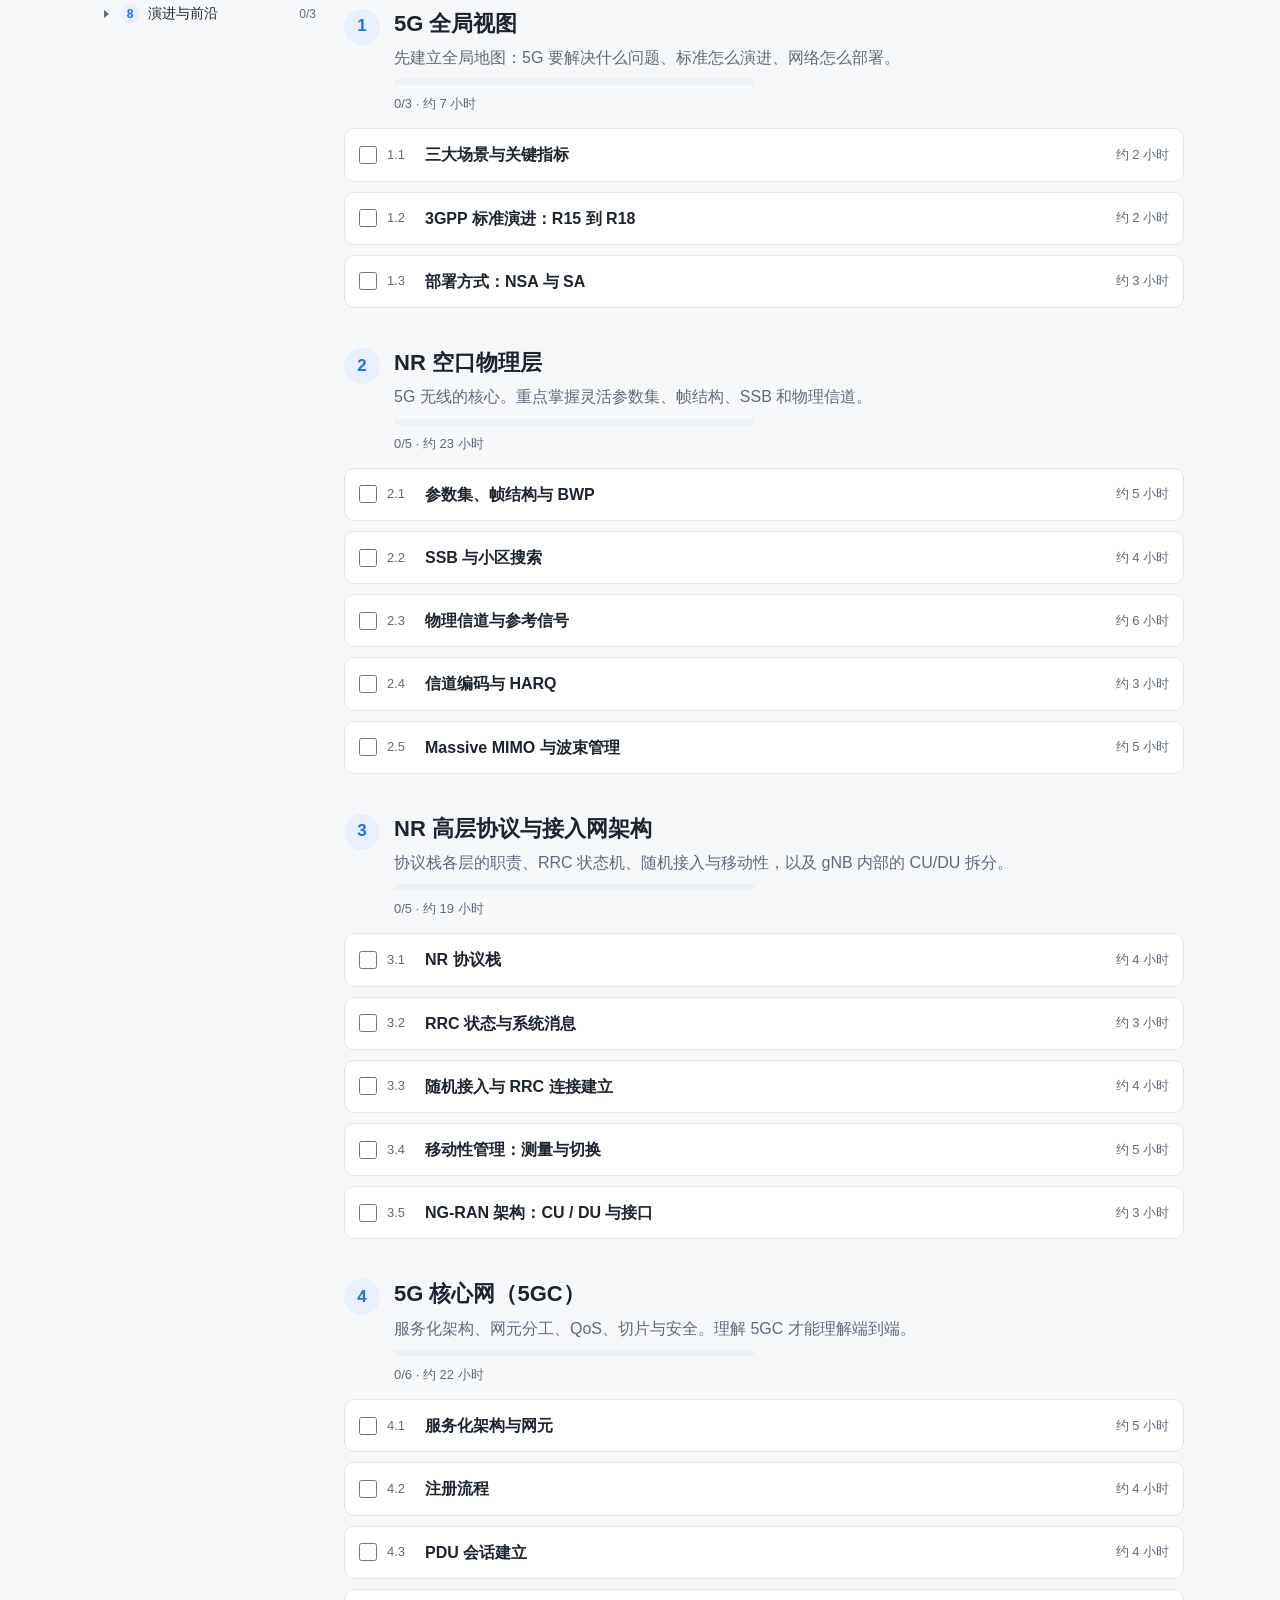
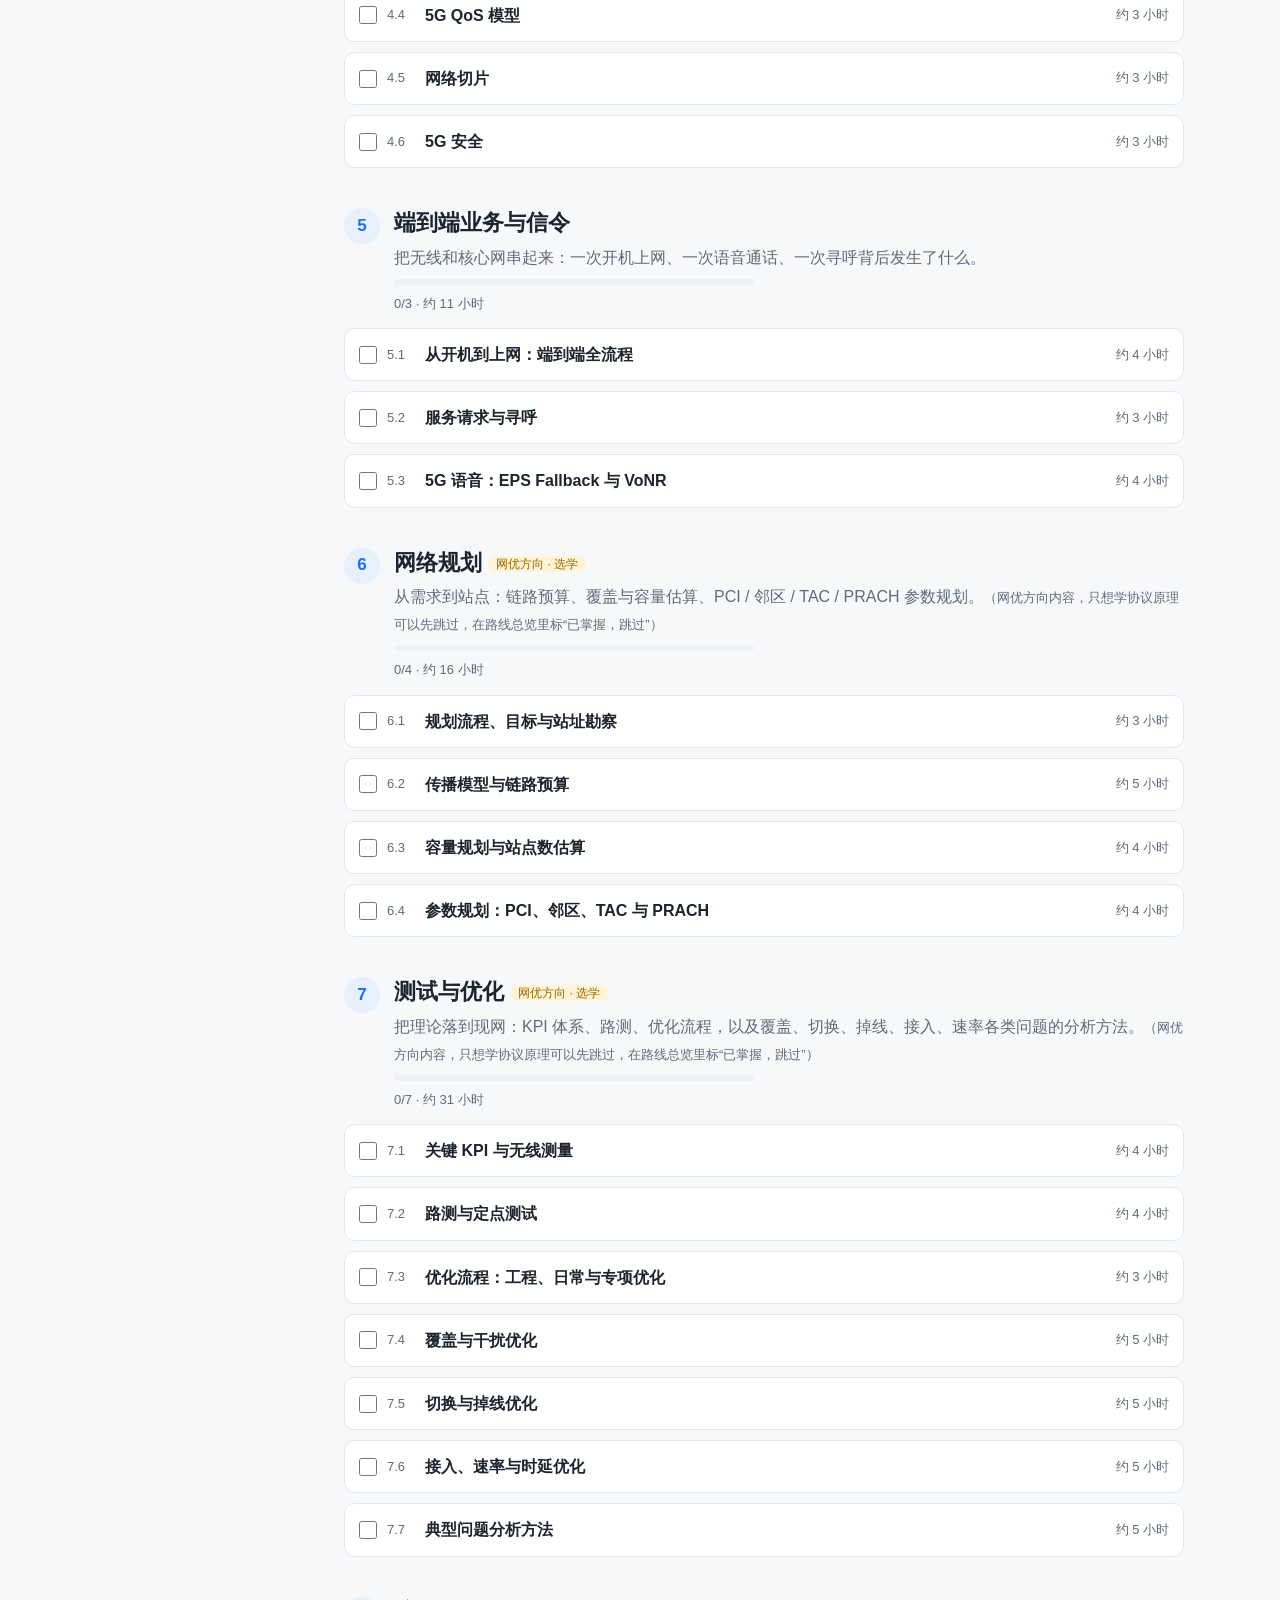
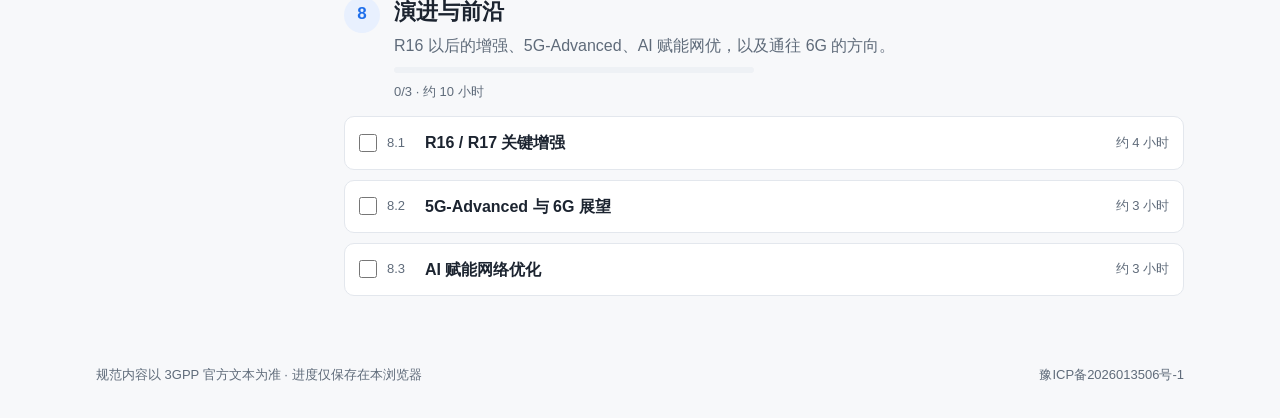
<file: pathway.html>
<!doctype html>
<html lang="zh-CN">
<head>
  <meta charset="utf-8">
  <meta name="viewport" content="width=device-width, initial-scale=1">
  <title>学习路线 · 通途</title>
  <link rel="canonical" href="https://learn.promptso.top/pathway.html?t=5g">
  <link rel="icon" href="favicon.svg" type="image/svg+xml">
  <link rel="alternate icon" href="favicon.ico">
  <link rel="apple-touch-icon" href="apple-touch-icon.png">
  <script src="assets/theme.js?v=af66ed3b"></script>
  <link rel="stylesheet" href="assets/style.css?v=56981d07">
</head>
<body>
  <header class="site-header">
    <div class="wrap">
      <a class="brand" href="index.html"><img class="brand-logo" src="favicon.svg" alt="" width="24" height="24">通途</a>
      <span class="tagline">通信人的系统学习路线</span>
      <nav class="site-nav"><a href="quickstart.html?t=5g">入门快线</a><a href="glossary.html">术语表</a><a href="tools.html">工具箱</a><a href="cases.html">案例库</a><a href="exam.html">模拟考试</a><a href="notes.html">我的笔记</a></nav>
      <form class="site-search" role="search" action="search.html"><input type="search" name="q" placeholder="搜索（按 / 键）" aria-label="站内搜索"></form>
    </div>
  </header>

  <main class="wrap" id="pathway"></main>

  <footer class="site-footer wrap"><span>规范内容以 3GPP 官方文本为准 · 进度仅保存在本浏览器</span><span class="icp"><a href="https://beian.miit.gov.cn/" target="_blank" rel="noopener">豫ICP备2026013506号-1</a></span></footer>

  <script src="data/topics.js?v=643ba428"></script>
  <script src="data/pathways/5g.js?v=92f9e8de"></script>
  <script src="data/pathways/lte.js?v=4cc7187c"></script>
  <script src="data/resources/5g.js?v=0f009f2b"></script>
  <script src="data/resources/5g-community.js?v=1bd32602"></script>
  <script src="data/figures/5g.js?v=8ca4e3b4"></script>
  <script src="data/logs/5g.js?v=d2dfee4f"></script>
  <script src="data/logs/lte.js?v=18a29d8c"></script>
  <script src="data/cases/5g.js?v=9797ccb3"></script>
  <script src="data/cases/lte.js?v=f2c2b466"></script>
  <script src="data/glossary.js?v=b84252a6"></script>
  <script src="data/lessons/5g/s0.js?v=ad3c31de"></script>
  <script src="data/lessons/5g/s1.js?v=9aa2fdad"></script>
  <script src="data/lessons/5g/s2.js?v=b19ff60e"></script>
  <script src="data/lessons/5g/s3.js?v=4d6f0ea7"></script>
  <script src="data/lessons/5g/s4.js?v=0f2fefd9"></script>
  <script src="data/lessons/5g/s5.js?v=87ab12ff"></script>
  <script src="data/lessons/5g/s6.js?v=7cf6abdb"></script>
  <script src="data/lessons/5g/s7.js?v=96b33f33"></script>
  <script src="data/lessons/5g/planning.js?v=4d5556e8"></script>
  <script src="data/lessons/5g/optimization.js?v=1cd45a60"></script>
  <script src="data/lessons/5g/ai.js?v=d7b8884d"></script>
  <script src="data/lessons/lte/L0.js?v=72e74536"></script>
  <script src="data/lessons/lte/L1.js?v=be764775"></script>
  <script src="data/lessons/lte/L2.js?v=5a266d7c"></script>
  <script src="data/lessons/lte/L3.js?v=c5a1b310"></script>
  <script src="data/lessons/lte/L4.js?v=aa9da66c"></script>
  <script src="data/lessons/lte/L5.js?v=d3e4c2bc"></script>
  <script src="data/lessons/lte/L6.js?v=ce5a441e"></script>
  <script src="data/lessons/lte/L7.js?v=53dd712d"></script>
  <script src="assets/review.js?v=e19c0d16"></script>
  <script src="assets/lesson.js?v=6ba7cc2b"></script>
  <script src="assets/roadmap.js?v=b951e041"></script>
  <script src="assets/stats.js?v=434df151"></script>
  <script src="assets/cases.js?v=f4af9edc"></script>
  <script src="assets/app.js?v=2cc26d46"></script>
  <script src="assets/store.js?v=7958c1b4"></script>
  <script src="assets/glossary.js?v=00ff568a"></script>
  <script src="assets/notes.js?v=2eb7bcbd"></script>
  <script>App.renderPathway();</script>
  <script src="assets/site-search.js?v=014b8ae6"></script>
  <script src="assets/mirror-notice.js?v=f35e89a8"></script>
</body>
</html>
</file>
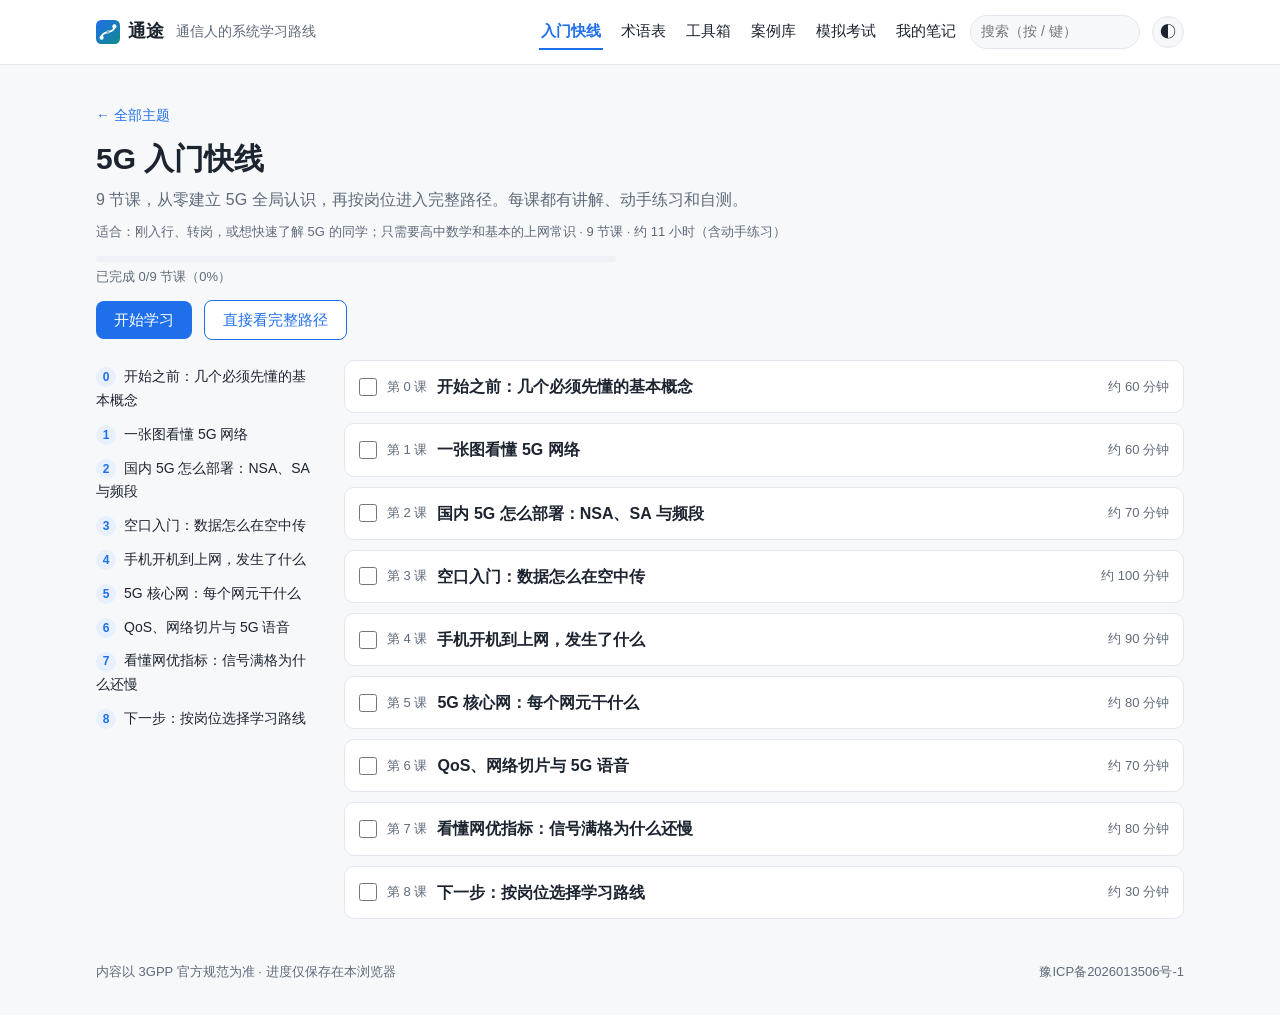
<file: quickstart.html>
<!doctype html>
<html lang="zh-CN">
<head>
  <meta charset="utf-8">
  <meta name="viewport" content="width=device-width, initial-scale=1">
  <title>入门快线 · 通途</title>
  <link rel="canonical" href="https://learn.promptso.top/quickstart.html?t=5g">
  <link rel="icon" href="favicon.svg" type="image/svg+xml">
  <link rel="alternate icon" href="favicon.ico">
  <link rel="apple-touch-icon" href="apple-touch-icon.png">
  <script src="assets/theme.js?v=af66ed3b"></script>
  <link rel="stylesheet" href="assets/style.css?v=56981d07">
</head>
<body>
  <header class="site-header">
    <div class="wrap">
      <a class="brand" href="index.html"><img class="brand-logo" src="favicon.svg" alt="" width="24" height="24">通途</a>
      <span class="tagline">通信人的系统学习路线</span>
      <nav class="site-nav"><a href="quickstart.html?t=5g">入门快线</a><a href="glossary.html">术语表</a><a href="tools.html">工具箱</a><a href="cases.html">案例库</a><a href="exam.html">模拟考试</a><a href="notes.html">我的笔记</a></nav>
      <form class="site-search" role="search" action="search.html"><input type="search" name="q" placeholder="搜索（按 / 键）" aria-label="站内搜索"></form>
    </div>
  </header>

  <main class="wrap" id="quickstart"></main>

  <footer class="site-footer wrap"><span>内容以 3GPP 官方规范为准 · 进度仅保存在本浏览器</span><span class="icp"><a href="https://beian.miit.gov.cn/" target="_blank" rel="noopener">豫ICP备2026013506号-1</a></span></footer>

  <script src="data/pathways/5g.js?v=92f9e8de"></script>
  <script src="data/quickstart/5g.js?v=1e250158"></script>
  <script src="data/glossary.js?v=b84252a6"></script>
  <script src="assets/review.js?v=e19c0d16"></script>
  <script src="assets/roadmap.js?v=b951e041"></script>
  <script src="assets/app.js?v=2cc26d46"></script>
  <script src="assets/store.js?v=7958c1b4"></script>
  <script src="assets/glossary.js?v=00ff568a"></script>
  <script src="assets/notes.js?v=2eb7bcbd"></script>
  <script src="assets/lesson.js?v=6ba7cc2b"></script>
  <script src="assets/quickstart.js?v=f3686f6f"></script>
  <script>Quickstart.render();</script>
  <script src="assets/site-search.js?v=014b8ae6"></script>
  <script src="assets/mirror-notice.js?v=f35e89a8"></script>
</body>
</html>
</file>
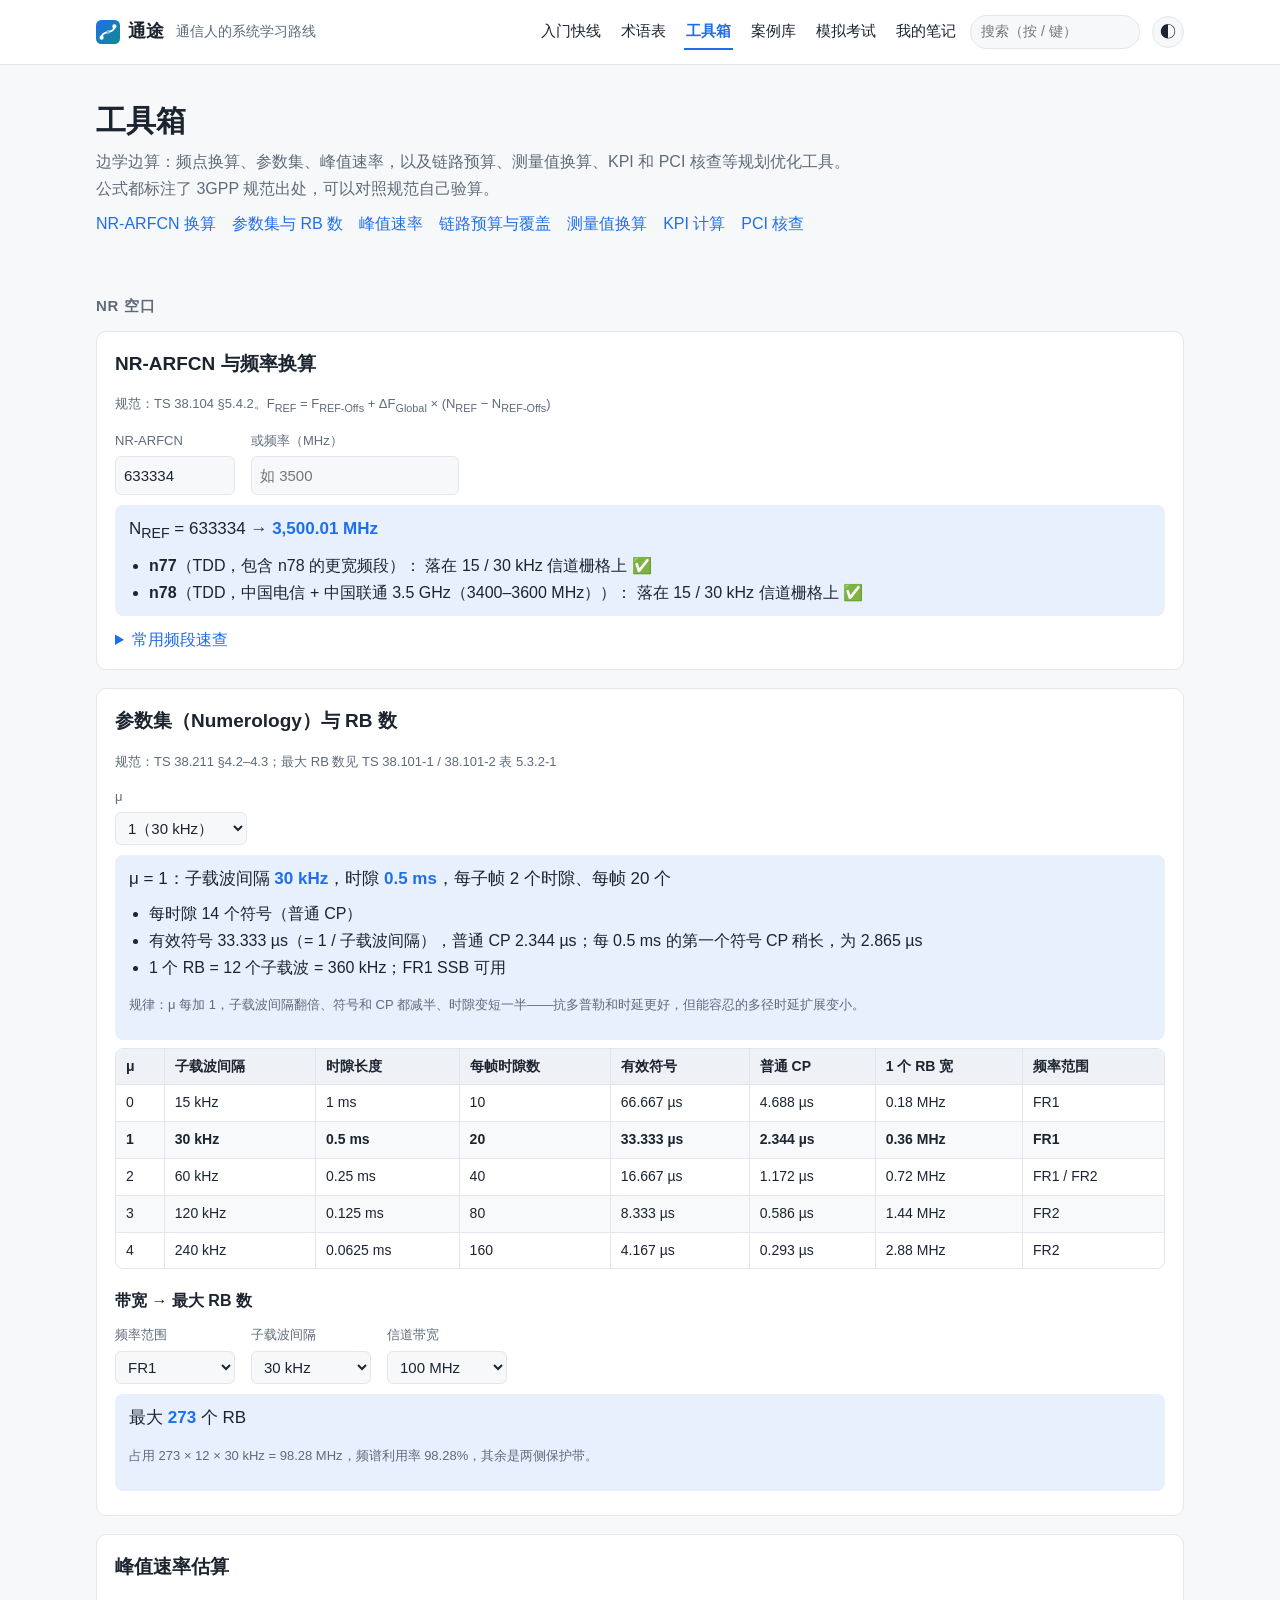
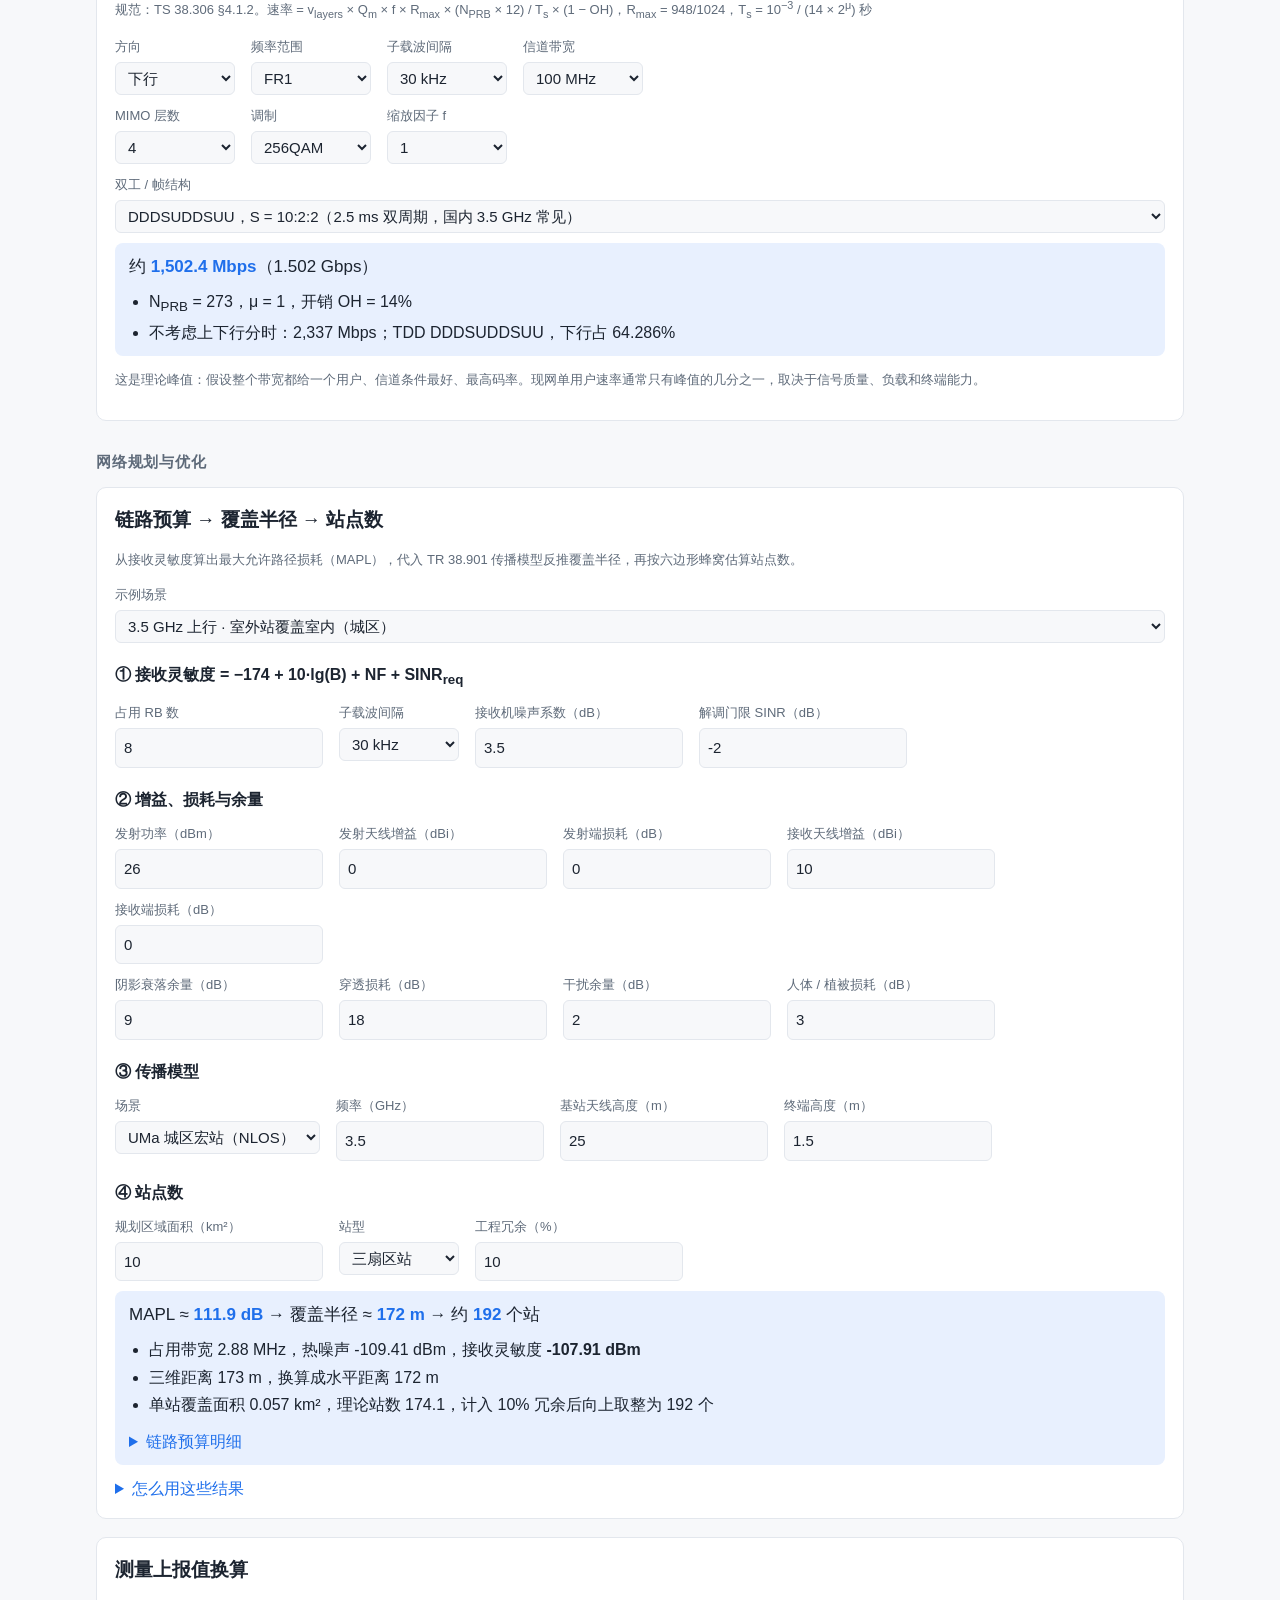
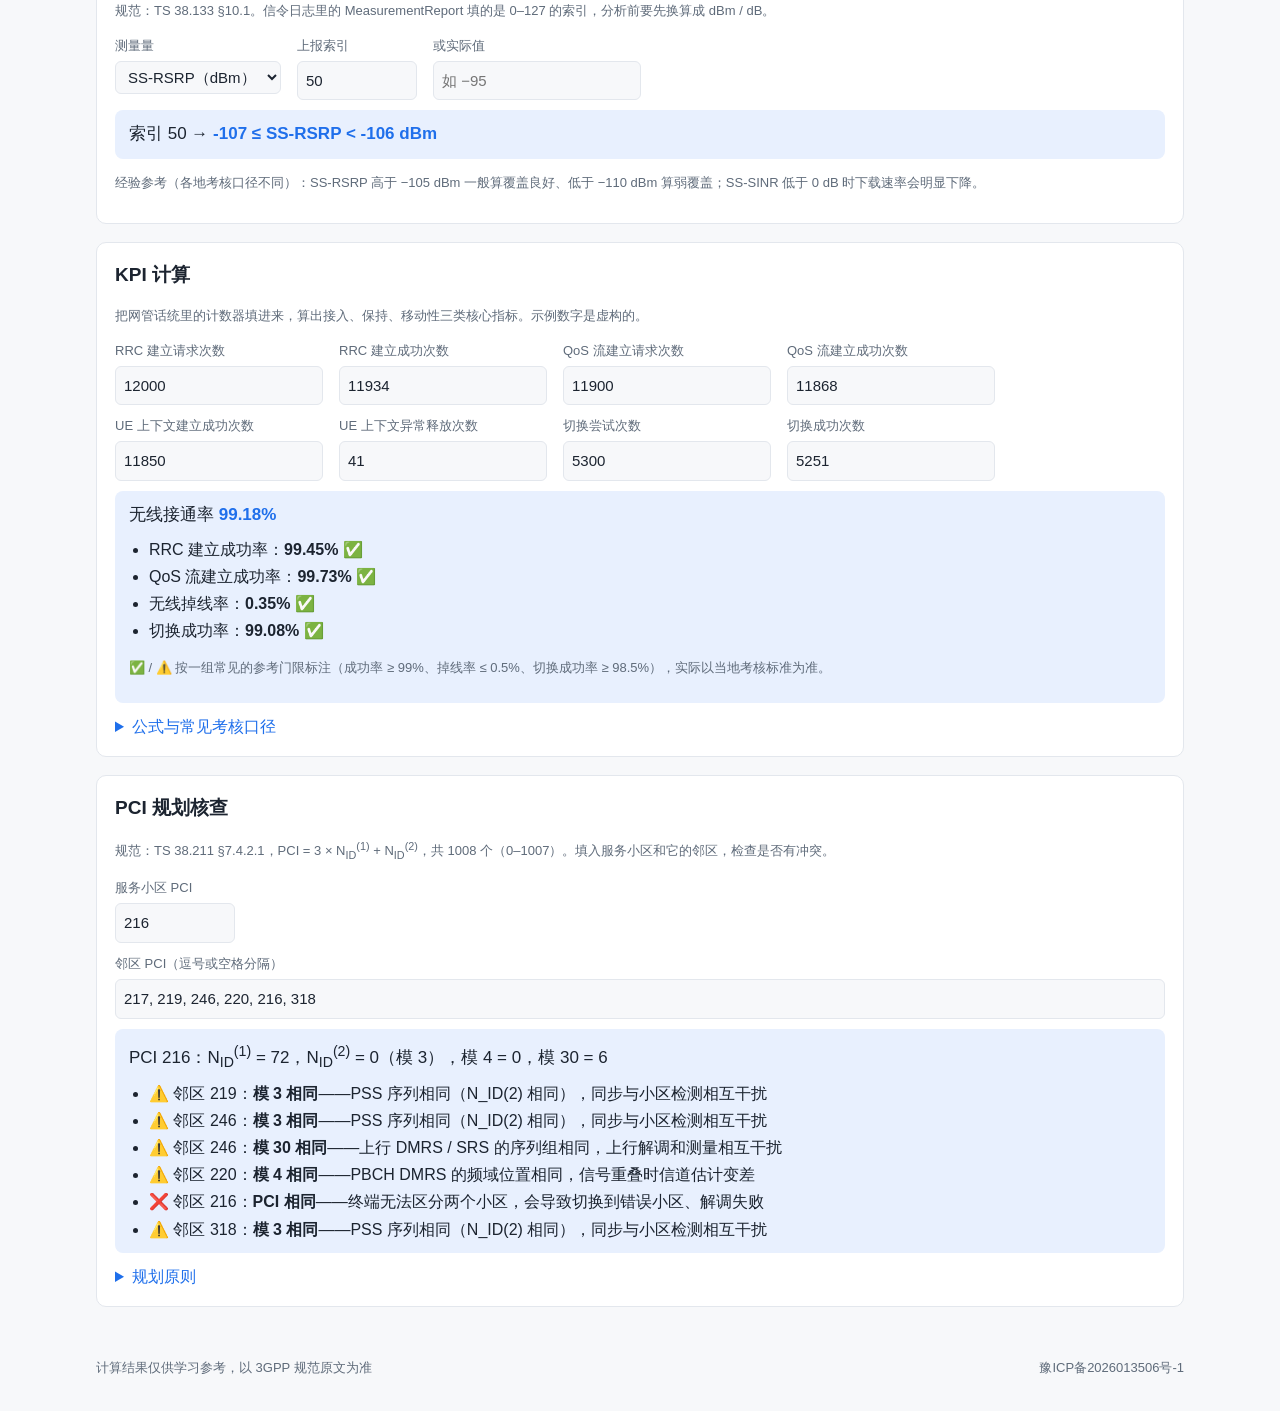
<file: tools.html>
<!doctype html>
<html lang="zh-CN">
<head>
  <meta charset="utf-8">
  <meta name="viewport" content="width=device-width, initial-scale=1">
  <title>工具箱 · 通途</title>
  <link rel="canonical" href="https://learn.promptso.top/tools.html">
  <meta name="description" content="5G NR 计算器：NR-ARFCN 换算、参数集、峰值速率、链路预算与覆盖半径、站点数估算、测量上报换算、KPI 计算、PCI 核查">
  <link rel="icon" href="favicon.svg" type="image/svg+xml">
  <link rel="alternate icon" href="favicon.ico">
  <link rel="apple-touch-icon" href="apple-touch-icon.png">
  <script src="assets/theme.js?v=af66ed3b"></script>
  <link rel="stylesheet" href="assets/style.css?v=56981d07">
</head>
<body>
  <header class="site-header">
    <div class="wrap">
      <a class="brand" href="index.html"><img class="brand-logo" src="favicon.svg" alt="" width="24" height="24">通途</a>
      <span class="tagline">通信人的系统学习路线</span>
      <nav class="site-nav"><a href="quickstart.html?t=5g">入门快线</a><a href="glossary.html">术语表</a><a href="tools.html">工具箱</a><a href="cases.html">案例库</a><a href="exam.html">模拟考试</a><a href="notes.html">我的笔记</a></nav>
      <form class="site-search" role="search" action="search.html"><input type="search" name="q" placeholder="搜索（按 / 键）" aria-label="站内搜索"></form>
    </div>
  </header>

  <main class="wrap" id="calc"></main>

  <footer class="site-footer wrap"><span>计算结果仅供学习参考，以 3GPP 规范原文为准</span><span class="icp"><a href="https://beian.miit.gov.cn/" target="_blank" rel="noopener">豫ICP备2026013506号-1</a></span></footer>

  <script src="assets/calc.js?v=b40b6884"></script>
  <script src="assets/plan-calc.js?v=ecbfedcd"></script>
  <script src="assets/plan-calc-page.js?v=8ab2880c"></script>
  <script src="assets/calc-page.js?v=e5cec76d"></script>
  <script>CalcPage.render();</script>
  <script src="assets/site-search.js?v=014b8ae6"></script>
  <script src="assets/mirror-notice.js?v=f35e89a8"></script>
</body>
</html>
</file>
<file: assets/style.css>
:root {
  --bg: #f7f8fa;
  --surface: #ffffff;
  --text: #1c2430;
  --muted: #5f6b7a;
  --border: #e3e7ed;
  --accent: #1f6feb;
  --accent-soft: #e8f0fe;
  --done: #1a7f37;
  --done-soft: #e6f4ea;
  --learning: #9a6700;
  --learning-soft: #fff4d6;
  --skip: #8250df;
  --skip-soft: #f1ebfd;
  --chip: #eef1f5;
  --code: #f1f3f6;
  --radius: 10px;
}
@media (prefers-color-scheme: dark) { :root:not([data-theme="light"]) {
    --bg: #0f1318;
    --surface: #171c23;
    --text: #e4e8ee;
    --muted: #97a3b2;
    --border: #2a313b;
    --accent: #5b9dff;
    --accent-soft: #1b2a40;
    --done: #4cc26a;
    --done-soft: #16291c;
    --learning: #d29922;
    --learning-soft: #2e2510;
    --skip: #a371f7;
    --skip-soft: #241b38;
    --chip: #222934;
    --code: #222934;
  } }
:root[data-theme="dark"] {
    --bg: #0f1318;
    --surface: #171c23;
    --text: #e4e8ee;
    --muted: #97a3b2;
    --border: #2a313b;
    --accent: #5b9dff;
    --accent-soft: #1b2a40;
    --done: #4cc26a;
    --done-soft: #16291c;
    --learning: #d29922;
    --learning-soft: #2e2510;
    --skip: #a371f7;
    --skip-soft: #241b38;
    --chip: #222934;
    --code: #222934;
  }

* { box-sizing: border-box; }
/* hidden 属性一律生效，避免被组件自己的 display: flex / grid 覆盖 */
[hidden] { display: none !important; }
html { scroll-behavior: smooth; }
body {
  margin: 0;
  background: var(--bg);
  color: var(--text);
  font-family: -apple-system, BlinkMacSystemFont, "PingFang SC", "Hiragino Sans GB", "Microsoft YaHei", "Noto Sans CJK SC", sans-serif;
  line-height: 1.7;
  font-size: 16px;
}
a { color: var(--accent); text-decoration: none; }
a:hover { text-decoration: underline; }
code { background: var(--code); padding: 1px 6px; border-radius: 4px; font-size: 0.9em; white-space: nowrap; }

.wrap { max-width: 1120px; margin: 0 auto; padding: 0 16px; }

.site-header { background: var(--surface); border-bottom: 1px solid var(--border); }
.site-header .wrap { display: flex; align-items: baseline; gap: 12px; padding-top: 14px; padding-bottom: 14px; flex-wrap: wrap; }
.brand { font-weight: 700; font-size: 18px; color: var(--text); }
.tagline { color: var(--muted); font-size: 14px; }
.site-footer { color: var(--muted); font-size: 13px; padding-top: 32px; padding-bottom: 32px; display: flex; flex-wrap: wrap; justify-content: space-between; gap: 4px 16px; }
.site-footer .icp a { color: var(--muted); text-decoration: none; }
.site-footer .icp a:hover { color: var(--accent); text-decoration: underline; }

.hero { padding: 36px 0 20px; }
.hero h1 { margin: 0 0 8px; font-size: 30px; line-height: 1.3; }
.hero p { margin: 0 0 8px; color: var(--muted); max-width: 760px; }
.back { display: inline-block; margin-bottom: 12px; font-size: 14px; }
.meta { color: var(--muted); font-size: 13px; }

.section-title { font-size: 18px; margin: 12px 0 14px; }
.topic-grid { display: grid; grid-template-columns: repeat(auto-fill, minmax(250px, 1fr)); gap: 14px; }
.topic-card {
  display: block; background: var(--surface); border: 1px solid var(--border);
  border-radius: var(--radius); padding: 16px; color: var(--text);
}
.topic-card.live:hover { border-color: var(--accent); text-decoration: none; }
.topic-card.planned { opacity: 0.6; }
.topic-card h3 { margin: 0; font-size: 17px; }
.topic-card p { margin: 6px 0 10px; color: var(--muted); font-size: 14px; }
.topic-head { display: flex; justify-content: space-between; align-items: center; gap: 8px; }
.badge { font-size: 12px; padding: 1px 8px; border-radius: 999px; background: var(--chip); color: var(--muted); white-space: nowrap; }
.badge.live { background: var(--accent-soft); color: var(--accent); }

.bar { height: 6px; background: var(--chip); border-radius: 999px; overflow: hidden; margin: 8px 0 4px; }
.bar span { display: block; height: 100%; background: var(--done); transition: width 0.3s; }
.overall { max-width: 520px; margin: 12px 0; }
.btn {
  background: var(--accent); color: #fff; border: 0; border-radius: 8px;
  padding: 8px 18px; font-size: 15px; cursor: pointer; font-family: inherit;
}
.btn:disabled { background: var(--done); cursor: default; }

.layout { display: grid; grid-template-columns: 220px 1fr; gap: 28px; align-items: start; }
.stage-nav { position: sticky; top: 16px; max-height: calc(100vh - 32px); overflow-y: auto; overscroll-behavior: contain; }
.stage-nav ol { list-style: none; margin: 0; padding: 0; }
.stage-nav li { font-size: 14px; }
.stage-nav .nav-row { display: flex; justify-content: space-between; align-items: center; gap: 6px; padding: 5px 0; }
.stage-nav a { color: var(--text); }
.nav-stat { color: var(--muted); font-size: 12px; }
.stage-no {
  display: inline-flex; align-items: center; justify-content: center;
  width: 20px; height: 20px; border-radius: 50%; background: var(--accent-soft);
  color: var(--accent); font-size: 12px; font-weight: 700; margin-right: 8px; flex: none;
}
.stage-no.big { width: 36px; height: 36px; font-size: 17px; margin: 4px 0 0; }

.stage { margin-bottom: 36px; scroll-margin-top: 12px; }
.stage-head { display: flex; gap: 14px; align-items: flex-start; }
.stage-head h2 { margin: 0; font-size: 22px; }
.stage-head p { margin: 2px 0 0; color: var(--muted); }
.stage-progress { margin: 6px 0 12px 50px; max-width: 360px; }

.module {
  background: var(--surface); border: 1px solid var(--border); border-radius: var(--radius);
  margin-bottom: 10px; scroll-margin-top: 12px;
}
.module.st-done { border-color: color-mix(in srgb, var(--done) 40%, var(--border)); }
.module.st-learning { border-left: 3px solid var(--learning); }
.module.st-skip { border-color: color-mix(in srgb, var(--skip) 35%, var(--border)); }
.module > summary {
  display: flex; align-items: center; gap: 10px; padding: 12px 14px; cursor: pointer; list-style: none;
}
.module > summary::-webkit-details-marker { display: none; }
.module[open] > summary { border-bottom: 1px solid var(--border); }
.check { display: flex; align-items: center; }
.check input { width: 18px; height: 18px; accent-color: var(--done); cursor: pointer; margin: 0; }
.mod-index { color: var(--muted); font-size: 13px; font-variant-numeric: tabular-nums; min-width: 28px; }
.mod-title { font-weight: 600; flex: 1; }
.module.st-done .mod-title { color: var(--done); }
.module.st-skip .mod-title { color: var(--skip); }
.mod-state:empty { display: none; }
.mod-state { font-size: 12px; padding: 1px 8px; border-radius: 999px; white-space: nowrap; }
.module.st-learning .mod-state { background: var(--learning-soft); color: var(--learning); }
.module.st-skip .mod-state { background: var(--skip-soft); color: var(--skip); }
.mod-status { display: flex; flex-wrap: wrap; align-items: center; gap: 6px; margin: 12px 0 4px; }
.st-btn {
  font: inherit; font-size: 13px; padding: 3px 10px; border-radius: 999px; cursor: pointer;
  border: 1px solid var(--border); background: var(--surface); color: var(--muted);
}
.st-btn:hover { border-color: var(--accent); color: var(--text); }
.st-btn.on[data-set-status="todo"] { background: var(--chip); color: var(--text); border-color: var(--muted); }
.st-btn.on[data-set-status="learning"] { background: var(--learning-soft); color: var(--learning); border-color: var(--learning); }
.st-btn.on[data-set-status="done"] { background: var(--done-soft); color: var(--done); border-color: var(--done); }
.st-btn.on[data-set-status="skip"] { background: var(--skip-soft); color: var(--skip); border-color: var(--skip); }
.mod-hours { color: var(--muted); font-size: 13px; white-space: nowrap; }

.mod-body { padding: 4px 18px 18px; }
.mod-body h4 { margin: 18px 0 8px; font-size: 14px; color: var(--muted); letter-spacing: 0.02em; }
.mod-body ul { margin: 0; padding-left: 20px; }
.chips { display: flex; flex-wrap: wrap; gap: 6px; }
.chip { background: var(--chip); border-radius: 6px; padding: 2px 9px; font-size: 13px; }
.specs li { margin: 3px 0; }
.flow { overflow-x: auto; background: var(--bg); border: 1px solid var(--border); border-radius: 8px; padding: 10px; }
.flow pre { margin: 0; font-size: 12px; white-space: pre; }
.quiz { border: 1px solid var(--border); border-radius: 8px; padding: 8px 12px; margin-bottom: 8px; }
.quiz summary { cursor: pointer; font-weight: 500; }
.quiz p { margin: 8px 0 0; color: var(--text); }
.practice { margin: 0; background: var(--accent-soft); border-radius: 8px; padding: 10px 12px; }
.muted { color: var(--muted); font-size: 14px; }

@media (max-width: 760px) {
  .layout { grid-template-columns: 1fr; }
  .stage-nav { position: static; background: var(--surface); border: 1px solid var(--border); border-radius: var(--radius); padding: 10px 14px; }
  .hero h1 { font-size: 24px; }
  .stage-progress { margin-left: 0; }
  .mod-hours { display: none; }
  .mod-body { padding: 4px 14px 14px; }
}

/* 精选资源 */
.resources { list-style: none; padding: 0; margin: 0; }
.resources li { display: flex; gap: 10px; align-items: flex-start; padding: 8px 0; border-bottom: 1px dashed var(--border); }
.resources li:last-child { border-bottom: 0; }
.rbody { min-width: 0; overflow-wrap: anywhere; }
.rtype { flex: none; font-size: 12px; line-height: 20px; padding: 0 7px; margin-top: 3px; border-radius: 4px; background: var(--chip); color: var(--muted); }
.rtype-video, .rtype-article { background: var(--accent-soft); color: var(--accent); }
.rtype-lab, .rtype-tool { background: var(--done-soft); color: var(--done); }
.rmeta { color: var(--muted); font-size: 13px; margin-left: 4px; }
.rnote { color: var(--muted); font-size: 14px; }
.specs a { text-decoration: none; }
.specs a code { color: var(--accent); }

/* 顶部导航与按钮 */
.site-nav { margin-left: auto; display: flex; gap: 16px; font-size: 15px; }
.btn { display: inline-block; text-decoration: none; line-height: 1.5; }
a.btn:hover { text-decoration: none; }
.btn-ghost { background: transparent; color: var(--accent); border: 1px solid var(--accent); }
.hero-actions { display: flex; flex-wrap: wrap; gap: 10px; margin-top: 16px; }
.pathway-hero .btn-ghost { margin-left: 8px; }
.quick-banner { margin-top: 14px; padding: 10px 14px; border-radius: 8px; background: var(--accent-soft); color: var(--text); max-width: 760px; }

/* 术语标注与浮动解释 */
.term { border-bottom: 1px dashed var(--accent); cursor: help; }
.term:focus { outline: 2px solid var(--accent); outline-offset: 1px; border-radius: 2px; }
.term-tip {
  position: absolute; z-index: 50; background: var(--surface); color: var(--text);
  border: 1px solid var(--border); border-radius: 10px; padding: 10px 12px;
  box-shadow: 0 8px 24px rgba(0, 0, 0, 0.18); font-size: 14px; line-height: 1.6;
}
.term-tip .tip-head span { color: var(--muted); font-size: 13px; }
.term-tip .tip-body { margin: 4px 0 6px; }
.term-tip .tip-foot { font-size: 13px; }

/* 入门快线课程正文 */
.lesson-body p { margin: 0 0 10px; }
.lesson-summary { color: var(--muted); }
.lesson-list { padding-left: 20px; margin: 0 0 10px; }
.lesson-list li { margin: 4px 0; }
.table-wrap { overflow-x: auto; margin: 0 0 12px; }
.table-wrap table { border-collapse: collapse; width: 100%; font-size: 14px; }
.table-wrap th, .table-wrap td { border: 1px solid var(--border); padding: 6px 10px; text-align: left; vertical-align: top; }
.table-wrap th { background: var(--chip); font-weight: 600; white-space: nowrap; }
.lesson-body .flow { margin: 0 0 12px; }
.tip { background: var(--done-soft); border-radius: 8px; padding: 10px 12px; margin: 0 0 12px; font-size: 15px; }
.mcq { border: 1px solid var(--border); border-radius: 8px; padding: 10px 12px; margin-bottom: 10px; }
.mcq-q { font-weight: 500; margin: 0 0 8px; }
.mcq-opts { display: grid; gap: 6px; }
.mcq-opt {
  text-align: left; font: inherit; font-size: 15px; padding: 7px 12px; border-radius: 6px; cursor: pointer;
  border: 1px solid var(--border); background: var(--bg); color: var(--text);
}
.mcq-opt:hover:not(:disabled) { border-color: var(--accent); }
.mcq-opt:disabled { cursor: default; }
.mcq-opt.correct { border-color: var(--done); background: var(--done-soft); }
.mcq-opt.wrong { border-color: #d1242f; background: rgba(209, 36, 47, 0.1); }
.mcq-explain { margin: 8px 0 0 !important; font-size: 14px; }
.deeper { display: flex; flex-wrap: wrap; gap: 8px; }
.mod-link { display: inline-block; background: var(--chip); border-radius: 6px; padding: 3px 10px; font-size: 14px; color: var(--text); }
.lesson-next { margin-top: 20px; text-align: right; }
.route { border: 1px solid var(--border); border-radius: 8px; padding: 10px 12px; margin-bottom: 10px; }
.route-mods { margin: 6px 0 0; padding-left: 22px; columns: 2; column-gap: 24px; }
.route-mods li { break-inside: avoid; margin: 2px 0; }
.route-mods .mod-link { background: none; padding: 0; color: var(--accent); }

/* 术语表页面 */
.gl-tools { position: sticky; top: 0; z-index: 5; background: var(--bg); padding: 10px 0; }
#gl-q { width: 100%; font: inherit; padding: 9px 12px; border: 1px solid var(--border); border-radius: 8px; background: var(--surface); color: var(--text); }
.gl-cats { display: flex; flex-wrap: wrap; gap: 6px; margin-top: 8px; }
.chip-btn { font: inherit; font-size: 13px; padding: 2px 12px; border-radius: 999px; border: 1px solid var(--border); background: var(--surface); color: var(--text); cursor: pointer; }
.chip-btn.active { background: var(--accent); border-color: var(--accent); color: #fff; }
.gl-list { margin: 0; }
.gl-item { background: var(--surface); border: 1px solid var(--border); border-radius: var(--radius); padding: 10px 14px; margin: 8px 0; scroll-margin-top: 120px; }
.gl-item:target { border-color: var(--accent); box-shadow: 0 0 0 2px var(--accent-soft); }
.gl-item dt { margin: 0; }
.gl-item dd { margin: 4px 0 0; color: var(--text); }
.gl-en { color: var(--muted); font-size: 14px; }
.gl-zh { font-size: 14px; }

@media (max-width: 760px) {
  .site-nav { margin-left: 0; width: 100%; }
  .route-mods { columns: 1; }
  .pathway-hero .btn-ghost { margin: 8px 0 0; }
}
.lesson-body h4 { font-size: 16px; color: var(--text); margin: 22px 0 8px; padding-left: 10px; border-left: 3px solid var(--accent); letter-spacing: 0; }

/* 模块知识讲解 */
.explain { border: 1px solid var(--border); border-radius: 10px; padding: 4px 16px 8px; background: var(--bg); }
.explain-toc { margin: 12px 0 4px; font-size: 14px; }
.explain-toc ul { list-style: none; margin: 4px 0 0; padding-left: 0; columns: 2; column-gap: 24px; }
.explain-toc li { break-inside: avoid; }
.explain .lesson-body h4 { scroll-margin-top: 16px; }
@media (max-width: 760px) { .explain { padding: 2px 10px 6px; } .explain-toc ul { columns: 1; } }

/* 流程图按需加载：加载中显示源码并提示，失败时保留源码 */
.flow-loading::before { content: "流程图加载中…"; display: block; color: var(--muted); font-size: 13px; margin-bottom: 4px; }
.flow-failed::before { content: "流程图组件加载失败，以下为文字版流程"; display: block; color: var(--muted); font-size: 13px; margin-bottom: 4px; }

/* 左侧导航：展开模块的小节目录 */
.stage-nav .nav-sub { list-style: none; margin: 0 0 6px 10px; padding: 0 0 0 10px; border-left: 2px solid var(--border); }
.nav-sub .nav-mod > a { display: block; padding: 3px 0; font-size: 13px; color: var(--muted); }
.nav-sub .nav-mod.open > a { font-weight: 600; color: var(--text); }
.stage-nav .nav-sec { list-style: none; margin: 0 0 4px; padding: 0 0 0 16px; }
.nav-sec a { display: flex; gap: 6px; padding: 2px 6px; margin-left: -6px; border-radius: 4px; font-size: 13px; color: var(--muted); line-height: 1.5; }
.nav-sec a:hover { color: var(--text); text-decoration: none; background: var(--chip); }
.nav-sec a.active { color: var(--accent); background: var(--accent-soft); }
.nav-sub .sec-no { flex: none; font-variant-numeric: tabular-nums; color: var(--muted); margin-right: 4px; }
.nav-sec a.active .sec-no { color: var(--accent); }
@media (max-width: 760px) { .nav-sub { display: none; } .stage-nav { max-height: none; } }
/* 宽屏时左侧导航已列出小节目录，正文里的“本节目录”重复，隐藏；手机上导航不显示小节，保留它 */
@media (min-width: 761px) { .explain-toc { display: none; } }

/* 小节编号 */
.sec-no { font-variant-numeric: tabular-nums; color: var(--accent); font-weight: 600; }
.explain-toc .sec-no { font-weight: 500; margin-right: 2px; }

/* 图 */
.figure { margin: 14px 0 18px; }
.figure-svg { overflow-x: auto; background: var(--surface); border: 1px solid var(--border); border-radius: 8px; padding: 10px; }
.figure-svg svg { display: block; width: 100%; height: auto; max-width: 760px; margin: 0 auto; font-family: inherit; }
.figure figcaption { font-size: 13px; color: var(--muted); text-align: center; margin-top: 6px; }
.fig-no { font-weight: 600; color: var(--text); }
/* SVG 配色：全部走 CSS 变量，自动适配深色模式 */
.figure svg .ink { fill: var(--text); }
.figure svg .mute { fill: var(--muted); }
.figure svg .line { stroke: var(--text); fill: none; }
.figure svg .grid { stroke: var(--border); fill: none; }
.figure svg .acc { fill: var(--accent); }
.figure svg .acc-l { fill: var(--accent); stroke: var(--accent); fill: none; }
.figure svg .acc-s { fill: var(--accent-soft); stroke: var(--accent); }
.figure svg .ok-s { fill: var(--done-soft); stroke: var(--done); }
.figure svg .ok-l { stroke: var(--done); fill: none; }
.figure svg .warn-s { fill: #fdecd8; stroke: #c26a00; }
.figure svg .warn-l { stroke: #c26a00; fill: none; }
.figure svg .box { fill: var(--chip); stroke: var(--border); }
@media (prefers-color-scheme: dark) { :root:not([data-theme="light"]) .figure svg .warn-s { fill: #3a2a17; stroke: #e0953a; } :root:not([data-theme="light"]) .figure svg .warn-l { stroke: #e0953a; } }
:root[data-theme="dark"] .figure svg .warn-s { fill: #3a2a17; stroke: #e0953a; } :root[data-theme="dark"] .figure svg .warn-l { stroke: #e0953a; }

/* 我的释义：实线下划线，和官方术语区分 */
.term.term-mine { border-bottom: 1.5px solid var(--done); }
.term-tip .tip-mine { font-size: 12px; color: var(--done); background: var(--done-soft); border-radius: 4px; padding: 0 6px; margin-left: 4px; }
.term-tip .tip-orig { font-size: 13px; color: var(--muted); border-left: 2px solid var(--border); padding-left: 8px; margin-bottom: 6px; }
.badge.badge-mine { background: var(--done-soft); color: var(--done); }
.gl-orig { font-size: 13px; color: var(--muted); margin-top: 4px; }
.gl-edit { display: inline-block; font-size: 13px; margin-top: 4px; }

/* 划词菜单 */
.note-menu, .note-pop { position: absolute; z-index: 60; background: var(--surface); border: 1px solid var(--border); border-radius: 10px; box-shadow: 0 6px 24px rgba(0,0,0,.14); }
.note-menu { padding: 6px; min-width: 168px; display: flex; flex-direction: column; }
.note-menu[hidden], .note-pop[hidden], .note-toast[hidden] { display: none; }
.note-menu button { text-align: left; font: inherit; font-size: 14px; color: var(--text); background: none; border: 0; border-radius: 6px; padding: 7px 10px; cursor: pointer; }
.note-menu button:hover, .note-menu button:focus { background: var(--accent-soft); outline: none; }
.note-menu-hint { font-size: 12px; color: var(--muted); padding: 4px 10px; max-width: 200px; }
.note-menu-foot { font-size: 12px; padding: 6px 10px 2px; border-top: 1px solid var(--border); margin-top: 4px; }

/* 原文中的评论 / 收藏高亮 */
mark.note-mark { color: inherit; background: none; cursor: pointer; border-radius: 2px; }
mark.note-bookmark { background: rgba(255, 200, 0, .28); }
mark.note-comment { background: rgba(31, 111, 235, .12); border-bottom: 2px solid var(--accent); }
@media (prefers-color-scheme: dark) { :root:not([data-theme="light"]) mark.note-bookmark { background: rgba(255, 200, 0, .22); } :root:not([data-theme="light"]) mark.note-comment { background: rgba(91, 157, 255, .18); } }
:root[data-theme="dark"] mark.note-bookmark { background: rgba(255, 200, 0, .22); } :root[data-theme="dark"] mark.note-comment { background: rgba(91, 157, 255, .18); }
.note-pop { padding: 10px 12px; max-width: 320px; font-size: 14px; }
.note-pop-label { font-size: 12px; color: var(--muted); }
.note-pop-body { margin: 4px 0 8px; white-space: pre-wrap; overflow-wrap: anywhere; }
.note-pop-actions { display: flex; gap: 8px; justify-content: flex-end; align-items: center; font-size: 13px; }
.note-pop-actions button, .note-actions button:not(.btn) { font: inherit; font-size: 13px; background: var(--chip); color: var(--text); border: 1px solid var(--border); border-radius: 6px; padding: 4px 10px; cursor: pointer; }
.note-ui .danger { color: #c62828; }
@media (prefers-color-scheme: dark) { :root:not([data-theme="light"]) .note-ui .danger { color: #ff8a80; } }
:root[data-theme="dark"] .note-ui .danger { color: #ff8a80; }

/* 提示条 */
.note-toast { position: fixed; z-index: 70; left: 50%; bottom: 28px; transform: translateX(-50%); background: var(--text); color: var(--bg); padding: 8px 16px; border-radius: 999px; font-size: 14px; box-shadow: 0 4px 16px rgba(0,0,0,.2); max-width: calc(100vw - 32px); }

/* 对话框 */
.note-dialog { border: 1px solid var(--border); border-radius: 12px; padding: 0; width: min(480px, calc(100vw - 32px)); background: var(--surface); color: var(--text); box-shadow: 0 12px 40px rgba(0,0,0,.25); }
.note-dialog::backdrop { background: rgba(0,0,0,.35); }
.note-dialog form { padding: 18px 20px; display: flex; flex-direction: column; gap: 10px; }
.note-dialog h3 { margin: 0; font-size: 18px; }
.note-dialog .note-sub { margin: -4px 0 0; font-size: 13px; color: var(--muted); }
.note-dialog label { display: flex; flex-direction: column; gap: 4px; font-size: 13px; color: var(--muted); }
.note-dialog input, .note-dialog textarea { font: inherit; font-size: 15px; color: var(--text); background: var(--bg); border: 1px solid var(--border); border-radius: 8px; padding: 8px 10px; resize: vertical; }
.note-dialog input[readonly] { color: var(--muted); }
.note-dialog input:focus, .note-dialog textarea:focus { outline: 2px solid var(--accent); outline-offset: -1px; }
.note-official, .note-quote { margin: 0; font-size: 14px; color: var(--muted); background: var(--bg); border-left: 3px solid var(--border); border-radius: 0 6px 6px 0; padding: 8px 10px; max-height: 120px; overflow: auto; }
.note-official span { color: var(--text); }
.note-err { margin: 0; color: #c62828; font-size: 13px; }
.note-actions { display: flex; gap: 8px; align-items: center; margin-top: 4px; }
.note-actions .spacer { flex: 1; }

/* 我的笔记页 */
.nb-tools { display: flex; gap: 10px; flex-wrap: wrap; margin-top: 12px; }
.btn.btn-ghost { background: var(--surface); color: var(--accent); border: 1px solid var(--accent); cursor: pointer; }
.nb-tabs { display: flex; gap: 8px; flex-wrap: wrap; margin: 8px 0 12px; }
.nb-list { list-style: none; padding: 0; margin: 0; display: flex; flex-direction: column; gap: 12px; }
.nb-list > li { background: var(--surface); border: 1px solid var(--border); border-radius: var(--radius); padding: 12px 16px; }
.nb-head { display: flex; flex-wrap: wrap; gap: 8px; align-items: baseline; }
.nb-date { margin-left: auto; }
.nb-body { margin: 6px 0; white-space: pre-wrap; overflow-wrap: anywhere; }
.nb-foot { display: flex; flex-wrap: wrap; gap: 8px; align-items: baseline; font-size: 14px; margin-top: 6px; }
.nb-actions { display: flex; gap: 8px; justify-content: flex-end; margin-top: 6px; }
.nb-actions button { font: inherit; font-size: 13px; background: var(--chip); color: var(--text); border: 1px solid var(--border); border-radius: 6px; padding: 3px 10px; cursor: pointer; }
.nb-actions .danger { color: #c62828; }
@media (prefers-color-scheme: dark) { :root:not([data-theme="light"]) .nb-actions .danger { color: #ff8a80; } }
:root[data-theme="dark"] .nb-actions .danger { color: #ff8a80; }
.nb-empty { padding: 24px 0; }
/* 手机上配图保持可读的最小宽度，在图框内横向滑动 */
@media (max-width: 640px) { .figure-svg svg { min-width: 560px; } .figure-svg { -webkit-overflow-scrolling: touch; } }
.layout > .stages, .layout > .stage-nav { min-width: 0; }

/* 自测：先回忆，再看参考答案并自评 */
.sq { border: 1px solid var(--border); border-radius: 8px; padding: 10px 12px; margin-bottom: 10px; }
.sq-q { font-weight: 500; margin: 0 0 8px; }
.sq-answer > p:first-child { margin: 0 0 8px; padding: 8px 10px; border-radius: 6px; background: var(--chip); }
.sq-grade { display: flex; flex-wrap: wrap; align-items: center; gap: 8px; }
.sq-result { margin: 8px 0 0 !important; }
.btn-small { font: inherit; font-size: 13px; padding: 4px 10px; border-radius: 6px; border: 1px solid var(--border); background: var(--surface); color: var(--text); cursor: pointer; }
.btn-small:hover { border-color: var(--accent); }
.btn-small.ok:hover { border-color: var(--done); background: var(--done-soft); }
.btn-small.bad:hover { border-color: #d1242f; background: rgba(209, 36, 47, 0.1); }
.badge.badge-wrong { background: rgba(209, 36, 47, 0.12); color: #d1242f; font-weight: 500; }
.review-link { display: inline-block; margin-left: 12px; font-size: 14px; }
.nb-answer { margin: 6px 0; }
.nb-answer summary { cursor: pointer; color: var(--accent); font-size: 14px; }
@media (max-width: 760px) { .review-link { display: block; margin: 10px 0 0; } }

/* 站内搜索 */
.site-search input { font: inherit; font-size: 14px; width: 170px; padding: 4px 10px; border: 1px solid var(--border); border-radius: 999px; background: var(--bg); color: var(--text); }
.site-search input:focus { outline: 2px solid var(--accent); outline-offset: -1px; width: 220px; }
.sr-form input { font: inherit; font-size: 16px; width: 100%; max-width: 640px; padding: 10px 14px; border: 1px solid var(--border); border-radius: 10px; background: var(--surface); color: var(--text); box-sizing: border-box; }
.sr-form input:focus { outline: 2px solid var(--accent); outline-offset: -1px; }
.sr-group { margin: 22px 0; }
.sr-group h2 { font-size: 17px; margin: 0 0 8px; }
.sr-list { list-style: none; margin: 0; padding: 0; }
.sr-list li { padding: 10px 0; border-bottom: 1px solid var(--border); }
.sr-title { font-weight: 600; }
.sr-crumb { font-size: 12px; margin-top: 2px; }
.sr-snippet { font-size: 14px; color: var(--muted); margin-top: 4px; line-height: 1.6; }
#sr-results mark, .sr-title mark { background: rgba(255, 196, 0, 0.35); color: inherit; border-radius: 2px; padding: 0 1px; }
@media (max-width: 760px) { .site-search { width: 100%; } .site-search input, .site-search input:focus { width: 100%; box-sizing: border-box; } }

/* 工具箱：计算器 */
.calc-card { background: var(--surface); border: 1px solid var(--border); border-radius: var(--radius); padding: 16px 18px; margin: 18px 0; scroll-margin-top: 16px; }
.calc-card h2 { font-size: 19px; margin: 0 0 4px; }
.calc-card h3 { font-size: 16px; margin: 18px 0 6px; }
.calc-row { display: flex; flex-wrap: wrap; gap: 10px 16px; margin: 10px 0; }
.calc-row[hidden] { display: none; }
.calc-row label { display: flex; flex-direction: column; gap: 4px; font-size: 13px; color: var(--muted); }
.calc-row label.wide { flex: 1 1 100%; }
.calc-row input, .calc-row select { font: inherit; font-size: 15px; padding: 6px 8px; border: 1px solid var(--border); border-radius: 6px; background: var(--bg); color: var(--text); min-width: 120px; }
.calc-row input:focus, .calc-row select:focus { outline: 2px solid var(--accent); outline-offset: -1px; }
.calc-out { background: var(--accent-soft); border-radius: 8px; padding: 10px 14px; margin: 8px 0; }
.calc-out ul { margin: 6px 0 0; padding-left: 20px; }
.calc-big { font-size: 17px; margin: 0; }
.calc-big strong { color: var(--accent); }
.calc-err { color: #d1242f; margin: 0; }
.calc-ref { margin-top: 10px; }
.calc-ref summary { cursor: pointer; color: var(--accent); }
.nu-table tr.on td { background: var(--accent-soft); font-weight: 600; }
.calc-jump a { margin-right: 16px; }
.calc-group { font-size: 15px; color: var(--muted); font-weight: 600; letter-spacing: .05em; margin: 28px 0 -6px; scroll-margin-top: 16px; }
.lb-table { width: auto; min-width: 280px; }
.lb-table td.num { text-align: right; font-variant-numeric: tabular-nums; padding-left: 24px; }
.lb-table tr.sum td { font-weight: 600; border-top: 2px solid var(--border); }
.mod-tools { display: flex; flex-wrap: wrap; gap: 8px; }
.mod-tools a { background: var(--accent-soft); padding: 4px 10px; border-radius: 6px; font-size: 14px; }
@media (max-width: 760px) { .calc-row label { flex: 1 1 45%; } .calc-row input, .calc-row select { min-width: 0; width: 100%; box-sizing: border-box; } }

/* 示意信令日志 */
.sl-note { font-size: 13px; color: var(--muted); background: var(--chip); border-radius: 6px; padding: 6px 10px; }
.siglog { list-style: none; margin: 8px 0 12px; padding: 0; border-left: 2px solid var(--border); }
.siglog > li { margin: 0 0 6px 12px; }
.sl-step { border: 1px solid var(--border); border-radius: 8px; background: var(--surface); }
.sl-step > summary { cursor: pointer; display: flex; flex-wrap: wrap; align-items: baseline; gap: 4px 10px; padding: 8px 10px; list-style: none; }
.sl-step > summary::-webkit-details-marker { display: none; }
.sl-step[open] > summary { border-bottom: 1px solid var(--border); }
.sl-no { flex: none; width: 20px; height: 20px; border-radius: 50%; background: var(--accent-soft); color: var(--accent); font-size: 12px; font-weight: 700; display: inline-flex; align-items: center; justify-content: center; }
.sl-dir { font-size: 13px; color: var(--muted); font-family: ui-monospace, SFMono-Regular, Menlo, monospace; }
.sl-msg { font-weight: 600; }
.sl-if { font-size: 12px; color: var(--muted); margin-left: auto; }
.sl-body { padding: 8px 12px 4px; }
.sl-body p { margin: 8px 0; }
.sl-fields { width: 100%; border-collapse: collapse; font-size: 13px; }
.sl-fields td { border-top: 1px solid var(--border); padding: 5px 6px; vertical-align: top; }
.sl-fields tr:first-child td { border-top: 0; }
.sl-fields td:first-child { width: 48%; }
.sl-fields code { white-space: pre-wrap; word-break: break-word; font-size: 12.5px; }
@media (max-width: 760px) { .sl-fields td { display: block; width: auto !important; } .sl-fields td:first-child { border-top: 1px solid var(--border); } .sl-fields td + td { border-top: 0; padding-top: 0; color: var(--muted); } .sl-if { margin-left: 0; width: 100%; } }

/* 模拟考试 */
.ex-card { background: var(--surface); border: 1px solid var(--border); border-radius: var(--radius); padding: 16px 18px; margin: 16px 0; }
.ex-card h2 { font-size: 16px; margin: 14px 0 8px; }
.ex-card h2:first-child { margin-top: 0; }
.ex-row { display: flex; flex-wrap: wrap; gap: 8px 12px; align-items: center; }
.ex-row.ex-col { flex-direction: column; align-items: flex-start; }
.ex-check { display: inline-flex; align-items: center; gap: 6px; cursor: pointer; }
.ex-custom { display: inline-flex; align-items: center; gap: 6px; font-size: 14px; color: var(--muted); }
.ex-custom input { width: 80px; font: inherit; padding: 4px 8px; border: 1px solid var(--border); border-radius: 6px; background: var(--bg); color: var(--text); }
.ex-stages { display: flex; flex-wrap: wrap; gap: 6px 14px; padding: 4px 0 4px 22px; }
.ex-stages[hidden] { display: none; }
.ex-avail { margin: 14px 0 10px; }
.ex-history { border-collapse: collapse; font-size: 14px; margin: 6px 0; }
.ex-history td, .ex-history th { padding: 4px 14px 4px 0; text-align: left; border-bottom: 1px solid var(--border); }
.ex-bar { position: sticky; top: 0; z-index: 5; display: flex; align-items: center; gap: 16px; padding: 10px 0; margin-top: 12px; background: var(--bg); border-bottom: 1px solid var(--border); }
.ex-bar #ex-timer { color: var(--muted); font-variant-numeric: tabular-nums; }
.ex-bar .btn { margin-left: auto; }
.ex-group h2 { font-size: 17px; margin: 22px 0 10px; }
.ex-group h2 .meta { font-weight: 400; margin-left: 4px; }
.ex-q { background: var(--surface); border: 1px solid var(--border); border-radius: 8px; padding: 12px 14px; margin-bottom: 10px; }
.ex-q.ok { border-left: 4px solid var(--done); }
.ex-q.bad { border-left: 4px solid #d1242f; }
.ex-qt { margin: 0 0 8px; font-weight: 500; }
.ex-no { display: inline-block; min-width: 22px; color: var(--accent); font-weight: 700; margin-right: 6px; }
.ex-opts { display: grid; gap: 6px; }
.ex-opts.ex-judge { grid-template-columns: repeat(2, max-content); gap: 8px 16px; }
.ex-opt { display: flex; gap: 8px; align-items: baseline; padding: 6px 10px; border: 1px solid var(--border); border-radius: 6px; cursor: pointer; }
.ex-opt:hover { border-color: var(--accent); }
.ex-opt:has(input:checked) { border-color: var(--accent); background: var(--accent-soft); }
.ex-essay { width: 100%; box-sizing: border-box; font: inherit; padding: 8px 10px; border: 1px solid var(--border); border-radius: 6px; background: var(--bg); color: var(--text); resize: vertical; }
.ex-foot { margin: 18px 0 30px; }
.ex-score { display: flex; gap: 20px; align-items: flex-start; }
.ex-big { font-size: 54px; font-weight: 700; color: var(--accent); line-height: 1; min-width: 100px; }
.ex-big span { font-size: 18px; margin-left: 2px; }
.ex-score p { margin: 0 0 8px; }
.ex-olist { list-style: none; margin: 0 0 8px; padding: 0; }
.ex-olist li { padding: 3px 8px; border-radius: 4px; }
.ex-olist li.right { background: var(--done-soft); }
.ex-olist li.picked:not(.right) { background: rgba(209, 36, 47, 0.1); }
.ex-ans, .ex-ref { margin: 6px 0; font-size: 14px; }
.ex-ref { background: var(--chip); padding: 6px 10px; border-radius: 6px; }
.ex-grade { display: flex; flex-wrap: wrap; gap: 8px; align-items: center; margin-top: 8px; }
.btn-small.on.ok { border-color: var(--done); background: var(--done-soft); }
.btn-small.on.bad { border-color: #d1242f; background: rgba(209, 36, 47, 0.1); }
.ex-src { margin: 6px 0 0; font-size: 13px; }
@media (max-width: 760px) { .ex-score { flex-direction: column; gap: 8px; } .ex-bar { gap: 10px; font-size: 14px; } }

/* ---------- 路线总览 ---------- */
.roadmap {
  position: relative; background: var(--surface); border: 1px solid var(--border); border-radius: var(--radius);
  padding: 4px 16px 14px; margin: 0 0 24px;
}
.roadmap > summary { display: flex; flex-wrap: wrap; align-items: center; gap: 8px 16px; padding: 10px 0; cursor: pointer; list-style: none; }
.roadmap > summary::-webkit-details-marker { display: none; }
.roadmap > summary h2 { margin: 0; font-size: 18px; }
.roadmap > summary h2::before { content: "▸ "; color: var(--muted); }
.roadmap[open] > summary h2::before { content: "▾ "; }
.rm-legend { display: flex; flex-wrap: wrap; gap: 6px 14px; font-size: 13px; color: var(--muted); }
.rm-key { display: inline-flex; align-items: center; gap: 5px; }
.rm-key b { color: var(--text); font-weight: 600; }
.rm-tip { margin: 0 0 10px; }
.rm-grid { display: grid; grid-template-columns: repeat(auto-fill, minmax(220px, 1fr)); gap: 10px; counter-reset: none; }
.rm-stage { border: 1px solid var(--border); border-radius: 8px; padding: 8px 8px 6px; background: var(--bg); }
.rm-stage-title { display: flex; align-items: center; gap: 6px; font-weight: 600; font-size: 14px; margin-bottom: 4px; }
.rm-stage-title a { color: var(--text); text-decoration: none; flex: 1; }
.rm-stage-title a:hover { color: var(--accent); }
.rm-stage-title .stage-no { width: 20px; height: 20px; font-size: 12px; }
.rm-stat { font-size: 12px; color: var(--muted); font-weight: 400; font-variant-numeric: tabular-nums; }
.rm-stage ol { list-style: none; margin: 0; padding: 0; }
.rm-node {
  display: flex; align-items: center; gap: 6px; width: 100%; text-align: left; font: inherit; font-size: 13px;
  padding: 4px 6px; margin: 2px 0; border: 1px solid transparent; border-radius: 6px; background: none; color: var(--text); cursor: pointer;
}
.rm-node:hover, .rm-node:focus-visible { background: var(--surface); border-color: var(--border); }
.rm-node .sec-no { color: var(--muted); font-variant-numeric: tabular-nums; min-width: 26px; }
.rm-name { flex: 1; overflow: hidden; text-overflow: ellipsis; white-space: nowrap; }
.rm-dot { width: 10px; height: 10px; border-radius: 50%; flex: none; border: 1.5px solid var(--muted); background: transparent; }
.st-learning .rm-dot { border-color: var(--learning); background: linear-gradient(90deg, var(--learning) 50%, transparent 50%); }
.st-done .rm-dot { border-color: var(--done); background: var(--done); }
.st-skip .rm-dot { border-color: var(--skip); background: var(--skip); }
.rm-node.st-done .rm-name { color: var(--done); }
.rm-node.st-skip .rm-name { color: var(--skip); text-decoration: line-through; text-decoration-color: color-mix(in srgb, var(--skip) 50%, transparent); }
.rm-node.st-learning { background: var(--learning-soft); }
.rm-menu {
  position: absolute; z-index: 20; width: 220px; background: var(--surface); border: 1px solid var(--border);
  border-radius: 8px; box-shadow: 0 8px 24px rgba(0, 0, 0, 0.15); padding: 6px;
}
.rm-menu-title { margin: 2px 6px 6px; font-size: 13px; font-weight: 600; }
.rm-menu button {
  display: flex; align-items: center; gap: 8px; width: 100%; font: inherit; font-size: 14px; text-align: left;
  padding: 5px 8px; border: 0; border-radius: 6px; background: none; color: var(--text); cursor: pointer;
}
.rm-menu button:hover, .rm-menu button:focus-visible { background: var(--chip); }
.rm-menu button.on { font-weight: 600; }
.rm-menu button.on::after { content: "✓"; margin-left: auto; color: var(--accent); }
.rm-go { display: block; margin-top: 4px; padding: 6px 8px; border-top: 1px solid var(--border); font-size: 14px; }

/* ---------- 间隔复习 ---------- */
.review-today {
  display: flex; flex-wrap: wrap; justify-content: space-between; align-items: center; gap: 12px 24px;
  background: var(--surface); border: 1px solid var(--border); border-left: 4px solid var(--learning);
  border-radius: var(--radius); padding: 14px 18px; margin: 0 0 24px;
}
.review-today[hidden] { display: none; }
.review-today h2 { margin: 0; font-size: 18px; }
.review-today h2 strong { color: var(--learning); font-size: 22px; }
.review-today p { margin: 4px 0 0; }
.review-actions { display: flex; flex-wrap: wrap; gap: 8px; }
.review-link.due { font-weight: 600; color: var(--learning); }
.badge.badge-due { background: var(--learning-soft); color: var(--learning); font-weight: 500; }
.review-plan { background: var(--surface); border: 1px solid var(--border); border-radius: var(--radius); padding: 10px 14px; margin-bottom: 12px; }
.review-plan p { margin: 0 0 8px; }
.nb-sub { font-size: 15px; margin: 18px 0 8px; color: var(--muted); }
@media (max-width: 760px) {
  .rm-grid { grid-template-columns: 1fr 1fr; gap: 8px; }
  .roadmap { padding: 4px 10px 10px; }
}
@media (max-width: 480px) { .rm-grid { grid-template-columns: 1fr; } }

/* ---------- 备用地址提示（只在 GitHub Pages 上显示） ---------- */
.mirror-notice { background: var(--accent-soft); border-bottom: 1px solid var(--border); font-size: 14px; }
.mirror-notice .wrap { display: flex; align-items: flex-start; gap: 12px; padding-top: 8px; padding-bottom: 8px; }
.mirror-notice .wrap > span { flex: 1; }
.mirror-tip { color: var(--muted); margin-left: 4px; }
.mirror-close {
  flex: none; font: inherit; font-size: 18px; line-height: 1; padding: 2px 8px; border: 0; border-radius: 6px;
  background: none; color: var(--muted); cursor: pointer;
}
.mirror-close:hover { background: var(--chip); color: var(--text); }
@media (max-width: 760px) { .mirror-tip { display: block; margin: 2px 0 0; } }

/* ---------- 网优案例库 ---------- */
.case-filter { display: flex; flex-wrap: wrap; gap: 8px; margin: 12px 0 16px; }
.case-filter .chip { cursor: pointer; border: 1px solid var(--border); font: inherit; font-size: 13px; }
.case-filter .chip.on { background: var(--accent); color: #fff; border-color: var(--accent); }
.case { background: var(--surface); border: 1px solid var(--border); border-radius: var(--radius); margin: 10px 0; scroll-margin-top: 16px; }
.case > summary { display: flex; align-items: center; gap: 10px; padding: 12px 16px; cursor: pointer; list-style: none; flex-wrap: wrap; }
.case > summary::-webkit-details-marker { display: none; }
.case-title { font-weight: 600; flex: 1 1 240px; }
.case-body { padding: 0 16px 16px; }
.case-body h4 { margin: 14px 0 6px; font-size: 15px; }
.case-data { width: 100%; }
.case-data th { text-align: left; white-space: nowrap; color: var(--muted); font-weight: 500; padding-right: 16px; vertical-align: top; }
.case-opts { list-style: none; padding: 0; margin: 6px 0; display: grid; gap: 6px; }
.case-opt { width: 100%; text-align: left; font: inherit; padding: 8px 12px; border: 1px solid var(--border); border-radius: 8px; background: var(--bg); color: var(--text); cursor: pointer; display: flex; gap: 10px; align-items: baseline; }
.case-opt:hover:not(:disabled) { border-color: var(--accent); }
.case-opt:disabled { cursor: default; }
.case-opt.right { border-color: #1a7f37; background: rgba(26,127,55,.1); }
.case-opt.wrong { border-color: #d1242f; background: rgba(209,36,47,.08); }
.case-letter { font-weight: 600; color: var(--muted); }
.case-feedback { min-height: 1em; margin: 8px 0; }
.case-analysis { border-top: 1px dashed var(--border); margin-top: 8px; padding-top: 4px; }
.case-analysis ol { padding-left: 22px; margin: 4px 0; }
.case-takeaway { background: var(--accent-soft); border-radius: 8px; padding: 8px 12px; }
.case-links { padding-left: 0; list-style: none; margin: 4px 0; }
.case-links li { margin: 4px 0; }
.badge-ok { background: rgba(26,127,55,.12); color: #1a7f37; }
@media (max-width: 760px) { .case-data th { white-space: normal; } }
.badge-track { background: var(--learning-soft, var(--chip)); color: var(--learning, var(--muted)); font-weight: 500; vertical-align: middle; font-size: 12px; }
.stage-head h2 .badge-track { font-size: 12px; }

/* 跨路线互链、主题切换 */
.xref { margin: 8px 0 4px; padding: 8px 12px; border-left: 3px solid var(--accent); background: var(--chip); border-radius: 6px; font-size: 14px; }
.xref ul { margin: 4px 0 0; padding-left: 18px; }
.topic-switch { display: flex; flex-wrap: wrap; gap: 8px; margin: 10px 0 4px; }
.topic-switch .chip { border: 1px solid var(--border); text-decoration: none; color: var(--text); }
.topic-switch .chip.on { background: var(--accent); color: #fff; border-color: var(--accent); }

/* ───────── UI 第一档优化（2026-11-26） ───────── */
/* 顶栏：当前页高亮；手机上品牌 + 搜索一行，导航单独一行横向滑动，不再按字断行 */
.site-nav a { white-space: nowrap; color: var(--text); padding: 4px 2px; border-bottom: 2px solid transparent; }
.site-nav a:hover { color: var(--accent); text-decoration: none; }
.site-nav a[aria-current="page"] { color: var(--accent); border-bottom-color: var(--accent); font-weight: 600; }
.site-header .wrap { align-items: center; }
@media (max-width: 760px) {
  .site-header .wrap { gap: 8px 12px; padding-top: 10px; padding-bottom: 0; }
  .tagline { display: none; }
  .site-search { order: 2; flex: 1; width: auto; }
  .site-nav { order: 3; width: 100%; gap: 18px; overflow-x: auto; scrollbar-width: none; -webkit-overflow-scrolling: touch; padding-bottom: 6px; }
  .site-nav::-webkit-scrollbar { display: none; }
  .site-nav a { padding: 6px 0 4px; }
}

/* 首页：继续学习卡片、已上线主题大卡、规划中一行 */
.continue-card { display: flex; align-items: center; justify-content: space-between; gap: 16px; background: var(--surface); border: 1px solid var(--border); border-left: 4px solid var(--accent); border-radius: var(--radius); padding: 16px 20px; margin: 4px 0 16px; }
.continue-card[hidden] { display: none; }
.continue-card h2 { margin: 2px 0 8px; font-size: 19px; }
.cc-no { color: var(--accent); font-variant-numeric: tabular-nums; margin-right: 4px; }
.cc-main { min-width: 0; flex: 1; }
.cc-progress { display: flex; align-items: center; gap: 12px; }
.cc-progress .bar { flex: 0 1 260px; margin: 0; }
.continue-card .btn { flex: none; }
.topic-grid { grid-template-columns: repeat(auto-fill, minmax(340px, 1fr)); gap: 16px; }
.topic-card.live { padding: 20px; }
.topic-card.live h3 { font-size: 19px; }
.topic-card.live h3 a { color: var(--text); }
.topic-card.live:hover { border-color: var(--accent); box-shadow: 0 4px 16px rgba(31, 111, 235, 0.08); }
.tc-actions { display: flex; flex-wrap: wrap; align-items: center; gap: 8px 16px; margin-top: 14px; }
.tc-link { font-size: 14px; }
.topics-planned { display: flex; flex-wrap: wrap; align-items: center; gap: 8px; margin: 16px 0 0; }
.topics-planned:empty { display: none; }
.topics-planned .chip { color: var(--muted); cursor: default; }
@media (max-width: 760px) {
  .topic-grid { grid-template-columns: 1fr; }
  .continue-card { flex-direction: column; align-items: stretch; padding: 14px 16px; }
  .continue-card .btn { text-align: center; }
}

/* 知识讲解：去掉外层边框，正文直接排在模块里；表格、提示框统一样式 */
.explain { border: 0; background: transparent; padding: 0; border-radius: 0; }
@media (max-width: 760px) { .explain { padding: 0; } }
.explain-toc { background: var(--bg); border-radius: 8px; padding: 8px 12px; }
.table-wrap { border: 1px solid var(--border); border-radius: 8px; }
.table-wrap table { border-style: hidden; }
.table-wrap tbody tr:nth-child(even) td { background: color-mix(in srgb, var(--chip) 45%, transparent); }
.tip { background: var(--done-soft); border-left: 3px solid var(--done); border-radius: 0 8px 8px 0; }
.quick-banner { border-left: 3px solid var(--accent); border-radius: 0 8px 8px 0; }
.topic-grid { grid-template-columns: repeat(auto-fit, minmax(340px, 1fr)); }
@media (max-width: 760px) {
  .topic-grid { grid-template-columns: 1fr; }
  .cc-progress { flex-wrap: wrap; gap: 4px 12px; }
  .cc-progress .bar { flex: 1 1 100%; }
  .site-nav { -webkit-mask-image: linear-gradient(to right, #000 85%, transparent); mask-image: linear-gradient(to right, #000 85%, transparent); padding-right: 24px; }
}

/* ───────── UI 第二档优化（2026-11-27） ───────── */
/* 网站标志 */
.brand { display: inline-flex; align-items: center; gap: 8px; text-decoration: none; }
.brand:hover { text-decoration: none; }
.brand-logo { display: block; width: 24px; height: 24px; }

/* 主题图标与主题色 */
.topic-mark { display: inline-flex; align-items: center; justify-content: center; flex: none; width: 34px; height: 34px; border-radius: 9px;
  background: var(--tc, var(--accent)); color: #fff; font-weight: 700; font-size: 14px; letter-spacing: -0.02em; font-variant-numeric: tabular-nums; }
.topic-mark.sm { width: 20px; height: 20px; border-radius: 5px; font-size: 10px; vertical-align: -5px; margin-right: 6px; }
.topic-mark.lg { width: 44px; height: 44px; border-radius: 11px; font-size: 18px; }
.topic-card.live .topic-head { display: flex; align-items: center; gap: 10px; }
.topic-card.live .topic-head h3 { flex: 1; min-width: 0; }
.topic-card.live { border-top: 3px solid var(--tc, var(--accent)); }
.topic-card.live .bar span { background: var(--tc, var(--done)); }
.ph-title { display: flex; align-items: center; gap: 12px; }

/* 路线页头部标签页 */
.topic-tabs { display: flex; gap: 4px 22px; flex-wrap: wrap; margin: 6px 0 14px; border-bottom: 1px solid var(--border); }
.topic-tabs .tt { padding: 8px 0; margin-bottom: -1px; border-bottom: 2px solid transparent; color: var(--muted); font-size: 15px; white-space: nowrap; }
.topic-tabs a.tt:hover { color: var(--text); text-decoration: none; }
.topic-tabs .tt.on { color: var(--text); font-weight: 600; border-bottom-color: var(--tc, var(--accent)); }

/* 模块底部翻页 */
.pager { display: flex; align-items: stretch; gap: 12px; margin-top: 22px; padding-top: 16px; border-top: 1px solid var(--border); }
.pg { flex: 1 1 0; min-width: 0; display: flex; flex-direction: column; gap: 2px; padding: 10px 14px; border: 1px solid var(--border); border-radius: 8px; color: var(--text); font-size: 14px; }
.pg:hover { border-color: var(--accent); text-decoration: none; }
.pg span:last-child { overflow: hidden; text-overflow: ellipsis; white-space: nowrap; font-weight: 500; }
.pg-next { text-align: right; align-items: flex-end; }
.pg-empty { border: 0; }
.pg-finish { flex: none; align-self: center; font-size: 14px; }
@media (max-width: 760px) {
  .pager { flex-wrap: wrap; }
  .pg-finish { order: -1; flex: 1 1 100%; text-align: center; }
  .topic-tabs { overflow-x: auto; flex-wrap: nowrap; scrollbar-width: none; }
  .topic-tabs::-webkit-scrollbar { display: none; }
  .ph-title { gap: 10px; }
  .topic-mark.lg { width: 36px; height: 36px; font-size: 15px; }
}
.pg span { display: block; max-width: 100%; }
.pg span:last-child { width: 100%; }
.topic-tabs { margin-top: 12px; }

/* 主题：手动选择优先于系统设置（data-theme 由 assets/theme.js 在页面头部设置） */
:root { color-scheme: light dark; }
:root[data-theme="light"] { color-scheme: light; }
:root[data-theme="dark"] { color-scheme: dark; }
.theme-toggle { flex: none; width: 32px; height: 32px; border-radius: 999px; border: 1px solid var(--border); background: var(--bg); color: var(--text); font-size: 16px; line-height: 1; cursor: pointer; padding: 0; }
.theme-toggle:hover { border-color: var(--accent); color: var(--accent); }
@media (max-width: 760px) { .theme-toggle { order: 2; width: 30px; height: 30px; } }
/* 首页学习统计 */
.home-stats { display: flex; flex-wrap: wrap; align-items: center; gap: 12px 28px; background: var(--surface); border: 1px solid var(--border); border-radius: var(--radius); padding: 14px 20px; margin: 0 0 16px; }
.home-stats[hidden] { display: none; }
.st-item { display: flex; flex-direction: column; min-width: 84px; }
.st-item strong { font-size: 24px; line-height: 1.2; font-variant-numeric: tabular-nums; }
.st-item span, .st-days span { color: var(--muted); font-size: 13px; }
.st-days { margin-left: auto; display: flex; flex-direction: column; gap: 6px; }
.st-dots { display: grid; grid-template-columns: repeat(14, 12px); gap: 4px; }
.sd { width: 12px; height: 12px; border-radius: 3px; background: var(--chip); }
.sd.on { background: var(--done); }
@media (max-width: 760px) { .home-stats { gap: 12px 20px; padding: 12px 16px; } .st-days { margin-left: 0; } .st-item { min-width: 70px; } }

/* 路线总览：视图切换 + 线路图（同一组节点换一种排布，状态和菜单逻辑不变） */
.rm-bar { display: flex; align-items: flex-start; justify-content: space-between; gap: 12px; }
.rm-views { flex: none; display: inline-flex; border: 1px solid var(--border); border-radius: 8px; overflow: hidden; }
.rm-view-btn { font: inherit; font-size: 13px; padding: 3px 12px; border: 0; background: var(--surface); color: var(--muted); cursor: pointer; }
.rm-view-btn + .rm-view-btn { border-left: 1px solid var(--border); }
.rm-view-btn.on { background: var(--accent); color: #fff; }
.rm-graph .rm-grid { display: block; padding: 6px 0 0 2px; }
.rm-graph .rm-stage { position: relative; border: 0; background: none; padding: 0 0 22px 46px; border-radius: 0; }
.rm-graph .rm-stage::before { content: ""; position: absolute; left: 15px; top: 30px; bottom: 0; width: 3px; border-radius: 2px; background: var(--border); }
.rm-graph .rm-stage:last-child::before { display: none; }
.rm-graph .rm-stage.rm-all-done::before { background: var(--done); }
.rm-graph .rm-stage-title { min-height: 32px; margin-bottom: 8px; font-size: 15px; }
.rm-graph .rm-stage-title .stage-no { position: absolute; left: 0; top: 0; width: 32px; height: 32px; font-size: 14px; border: 3px solid var(--surface); box-shadow: 0 0 0 2px var(--accent-soft); }
.rm-graph .rm-stage.rm-all-done .stage-no { background: var(--done); color: #fff; box-shadow: 0 0 0 2px var(--done-soft); }
.rm-graph .rm-stage ol { display: flex; flex-wrap: wrap; gap: 10px 14px; }
.rm-graph .rm-stage li { position: relative; }
.rm-graph .rm-stage li:not(:last-child)::after { content: ""; position: absolute; right: -14px; top: 50%; width: 14px; height: 2px; background: var(--border); }
.rm-graph .rm-node { width: auto; margin: 0; padding: 5px 12px 5px 8px; border: 1.5px solid var(--border); border-radius: 999px; background: var(--surface); }
.rm-graph .rm-name { white-space: nowrap; max-width: 260px; }
.rm-graph .rm-node.st-done { border-color: var(--done); background: var(--done-soft); }
.rm-graph .rm-node.st-learning { border-color: var(--learning); background: var(--learning-soft); }
.rm-graph .rm-node.st-skip { border-color: var(--skip); background: var(--skip-soft); }
.rm-graph .rm-node:hover, .rm-graph .rm-node:focus-visible { border-color: var(--accent); }
@media (max-width: 760px) {
  .rm-bar { flex-direction: column; }
  .rm-graph .rm-stage { padding-left: 40px; }
  .rm-graph .rm-stage-title .stage-no { width: 28px; height: 28px; font-size: 13px; }
  .rm-graph .rm-stage::before { left: 13px; top: 28px; }
  .rm-graph .rm-name { max-width: 200px; }
  .rm-graph .rm-stage li:not(:last-child)::after { display: none; }
}
.rm-graph .rm-stage li:not(:last-child)::after { display: none; }
.rm-graph .rm-stage ol { gap: 8px 10px; }

/* 左侧目录：阶段折叠按钮、全部展开 / 收起 */
.nav-tools { display: flex; align-items: center; gap: 4px; padding: 0 0 6px; margin-bottom: 4px; border-bottom: 1px solid var(--border); }
.nav-tools .meta { flex: 1; font-size: 13px; }
.nav-all { font: inherit; font-size: 12px; padding: 2px 8px; border: 1px solid var(--border); border-radius: 999px; background: var(--surface); color: var(--muted); cursor: pointer; }
.nav-all:hover { color: var(--accent); border-color: var(--accent); }
.stage-nav .nav-row { justify-content: flex-start; gap: 4px; }
.stage-nav .nav-row > a { flex: 1; min-width: 0; }
.nav-fold { flex: none; width: 20px; height: 20px; padding: 0; border: 0; border-radius: 4px; background: none; color: var(--muted); cursor: pointer; display: inline-flex; align-items: center; justify-content: center; }
.nav-fold::before { content: ""; width: 0; height: 0; border-left: 5px solid currentColor; border-top: 4px solid transparent; border-bottom: 4px solid transparent; transition: transform .15s; }
.nav-stage.expanded > .nav-row .nav-fold::before { transform: rotate(90deg); }
.nav-fold:hover { background: var(--chip); color: var(--text); }
.nav-sub .nav-mod.st-done > a::after, .nav-sub .nav-mod.st-skip > a::after { content: " ✓"; color: var(--done); }
.nav-sub .nav-mod.st-skip > a::after { color: var(--skip); }
@media (max-width: 760px) { .nav-sub.manual:not([hidden]) { display: block; } }
</file>
